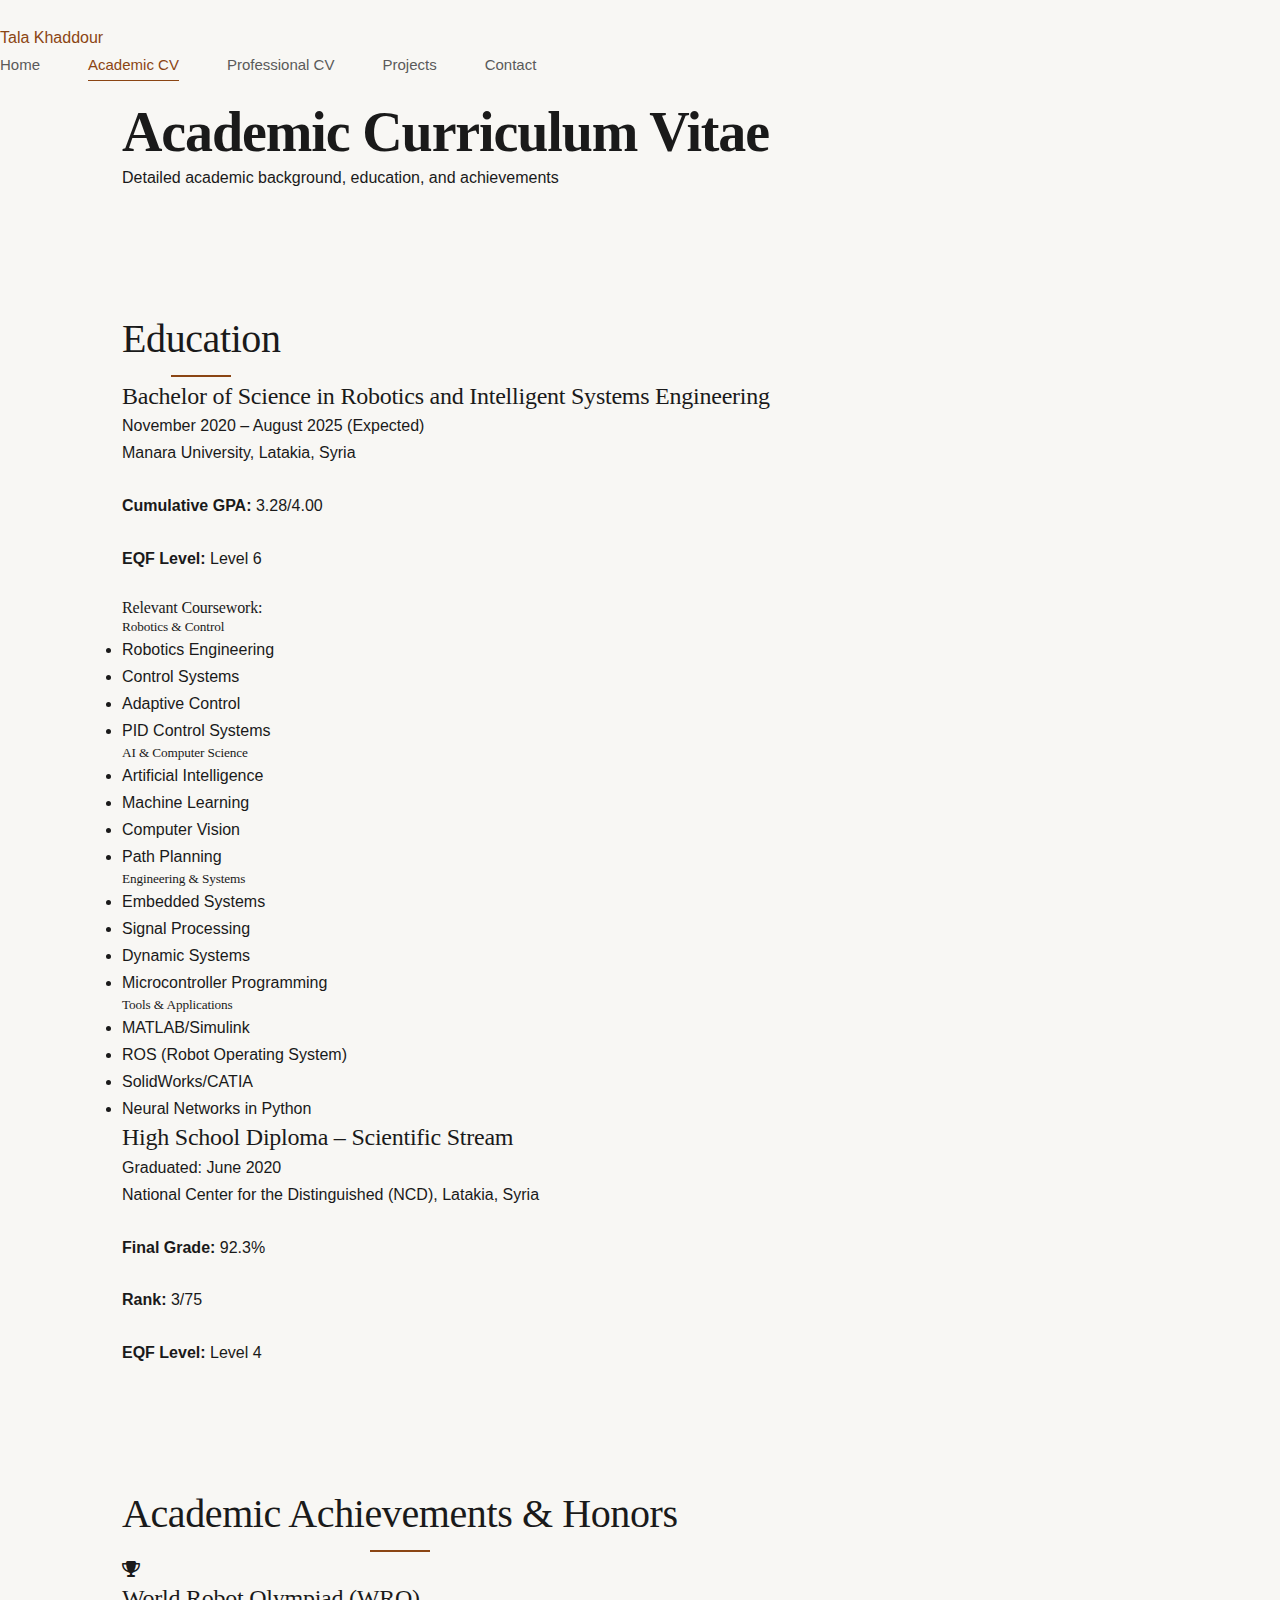
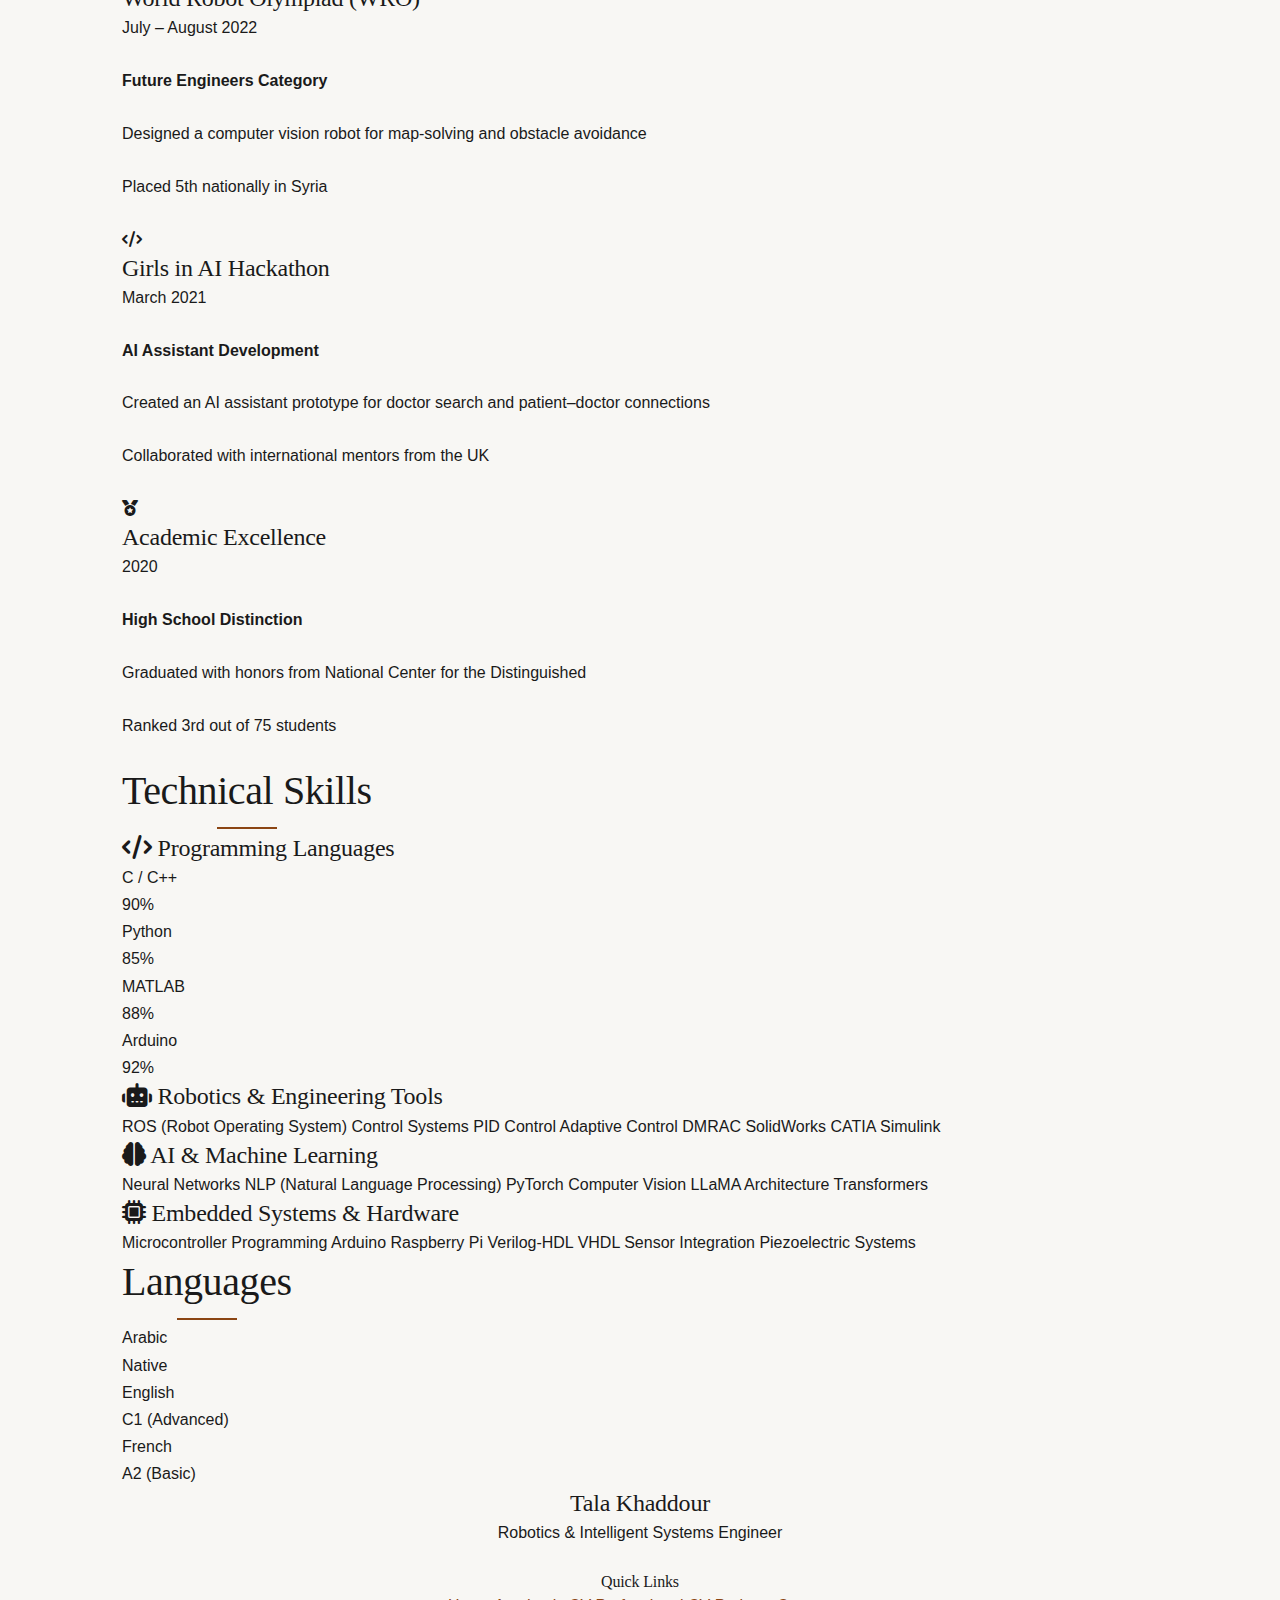
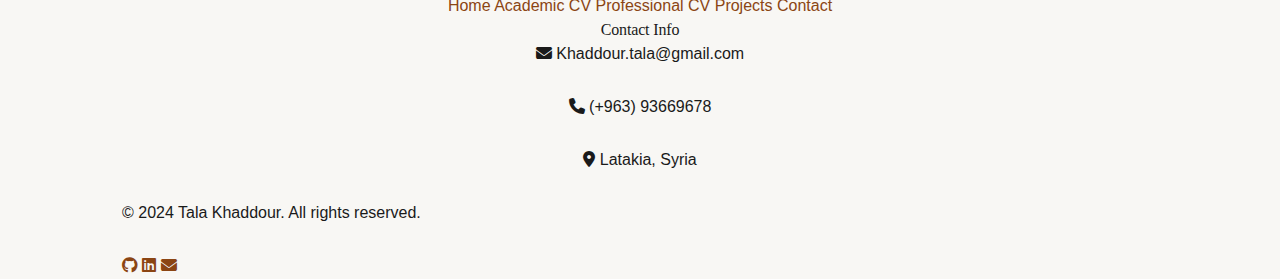
<file: academic.html>
<!DOCTYPE html>
<html lang="en">
<head>
    <meta charset="UTF-8">
    <meta name="viewport" content="width=device-width, initial-scale=1.0">
    <title>Academic CV | Tala Khaddour</title>
    <link rel="stylesheet" href="style.css">
    <link rel="stylesheet" href="https://cdnjs.cloudflare.com/ajax/libs/font-awesome/6.4.0/css/all.min.css">
    <link href="https://fonts.googleapis.com/css2?family=Poppins:wght@300;400;500;600;700&display=swap" rel="stylesheet">
</head>
<body>
    <!-- Navigation -->
    <nav class="navbar">
        <div class="nav-container">
            <a href="index.html" class="logo">Tala Khaddour</a>
            <ul class="nav-menu">
                <li><a href="index.html" class="nav-link">Home</a></li>
                <li><a href="academic.html" class="nav-link active">Academic CV</a></li>
                <li><a href="professional.html" class="nav-link">Professional CV</a></li>
                <li><a href="projects.html" class="nav-link">Projects</a></li>
                <li><a href="contact.html" class="nav-link">Contact</a></li>
            </ul>
            <div class="hamburger">
                <span class="bar"></span>
                <span class="bar"></span>
                <span class="bar"></span>
            </div>
        </div>
    </nav>

    <!-- Academic Header -->
    <section class="page-header">
        <div class="container">
            <h1 class="page-title">Academic Curriculum Vitae</h1>
            <p class="page-subtitle">Detailed academic background, education, and achievements</p>
        </div>
    </section>

    <!-- Education -->
    <section class="education-section">
        <div class="container">
            <h2 class="section-title">Education</h2>
            
            <div class="education-item">
                <div class="education-header">
                    <h3>Bachelor of Science in Robotics and Intelligent Systems Engineering</h3>
                    <span class="education-date">November 2020 – August 2025 (Expected)</span>
                </div>
                <p class="education-institution">Manara University, Latakia, Syria</p>
                <div class="education-details">
                    <p><strong>Cumulative GPA:</strong> 3.28/4.00</p>
                    <p><strong>EQF Level:</strong> Level 6</p>
                </div>
                
                <div class="coursework">
                    <h4>Relevant Coursework:</h4>
                    <div class="coursework-grid">
                        <div class="course-category">
                            <h5>Robotics & Control</h5>
                            <ul>
                                <li>Robotics Engineering</li>
                                <li>Control Systems</li>
                                <li>Adaptive Control</li>
                                <li>PID Control Systems</li>
                            </ul>
                        </div>
                        <div class="course-category">
                            <h5>AI & Computer Science</h5>
                            <ul>
                                <li>Artificial Intelligence</li>
                                <li>Machine Learning</li>
                                <li>Computer Vision</li>
                                <li>Path Planning</li>
                            </ul>
                        </div>
                        <div class="course-category">
                            <h5>Engineering & Systems</h5>
                            <ul>
                                <li>Embedded Systems</li>
                                <li>Signal Processing</li>
                                <li>Dynamic Systems</li>
                                <li>Microcontroller Programming</li>
                            </ul>
                        </div>
                        <div class="course-category">
                            <h5>Tools & Applications</h5>
                            <ul>
                                <li>MATLAB/Simulink</li>
                                <li>ROS (Robot Operating System)</li>
                                <li>SolidWorks/CATIA</li>
                                <li>Neural Networks in Python</li>
                            </ul>
                        </div>
                    </div>
                </div>
            </div>

            <div class="education-item">
                <div class="education-header">
                    <h3>High School Diploma – Scientific Stream</h3>
                    <span class="education-date">Graduated: June 2020</span>
                </div>
                <p class="education-institution">National Center for the Distinguished (NCD), Latakia, Syria</p>
                <div class="education-details">
                    <p><strong>Final Grade:</strong> 92.3%</p>
                    <p><strong>Rank:</strong> 3/75</p>
                    <p><strong>EQF Level:</strong> Level 4</p>
                </div>
            </div>
        </div>
    </section>

    <!-- Academic Achievements -->
    <section class="achievements-section">
        <div class="container">
            <h2 class="section-title">Academic Achievements & Honors</h2>
            
            <div class="achievements-grid">
                <div class="achievement-card">
                    <div class="achievement-icon">
                        <i class="fas fa-trophy"></i>
                    </div>
                    <h3>World Robot Olympiad (WRO)</h3>
                    <p class="achievement-date">July – August 2022</p>
                    <p><strong>Future Engineers Category</strong></p>
                    <p>Designed a computer vision robot for map-solving and obstacle avoidance</p>
                    <p class="achievement-result">Placed 5th nationally in Syria</p>
                </div>

                <div class="achievement-card">
                    <div class="achievement-icon">
                        <i class="fas fa-code"></i>
                    </div>
                    <h3>Girls in AI Hackathon</h3>
                    <p class="achievement-date">March 2021</p>
                    <p><strong>AI Assistant Development</strong></p>
                    <p>Created an AI assistant prototype for doctor search and patient–doctor connections</p>
                    <p class="achievement-result">Collaborated with international mentors from the UK</p>
                </div>

                <div class="achievement-card">
                    <div class="achievement-icon">
                        <i class="fas fa-medal"></i>
                    </div>
                    <h3>Academic Excellence</h3>
                    <p class="achievement-date">2020</p>
                    <p><strong>High School Distinction</strong></p>
                    <p>Graduated with honors from National Center for the Distinguished</p>
                    <p class="achievement-result">Ranked 3rd out of 75 students</p>
                </div>
            </div>
        </div>
    </section>

    <!-- Technical Skills -->
    <section class="skills-section">
        <div class="container">
            <h2 class="section-title">Technical Skills</h2>
            
            <div class="skills-detailed">
                <div class="skill-category">
                    <h3><i class="fas fa-code"></i> Programming Languages</h3>
                    <div class="skill-levels">
                        <div class="skill-item">
                            <span class="skill-name">C / C++</span>
                            <div class="skill-bar">
                                <div class="skill-progress" style="width: 90%"></div>
                            </div>
                            <span class="skill-percent">90%</span>
                        </div>
                        <div class="skill-item">
                            <span class="skill-name">Python</span>
                            <div class="skill-bar">
                                <div class="skill-progress" style="width: 85%"></div>
                            </div>
                            <span class="skill-percent">85%</span>
                        </div>
                        <div class="skill-item">
                            <span class="skill-name">MATLAB</span>
                            <div class="skill-bar">
                                <div class="skill-progress" style="width: 88%"></div>
                            </div>
                            <span class="skill-percent">88%</span>
                        </div>
                        <div class="skill-item">
                            <span class="skill-name">Arduino</span>
                            <div class="skill-bar">
                                <div class="skill-progress" style="width: 92%"></div>
                            </div>
                            <span class="skill-percent">92%</span>
                        </div>
                    </div>
                </div>

                <div class="skill-category">
                    <h3><i class="fas fa-robot"></i> Robotics & Engineering Tools</h3>
                    <div class="skill-tags">
                        <span class="skill-tag expert">ROS (Robot Operating System)</span>
                        <span class="skill-tag expert">Control Systems</span>
                        <span class="skill-tag advanced">PID Control</span>
                        <span class="skill-tag advanced">Adaptive Control</span>
                        <span class="skill-tag expert">DMRAC</span>
                        <span class="skill-tag advanced">SolidWorks</span>
                        <span class="skill-tag intermediate">CATIA</span>
                        <span class="skill-tag expert">Simulink</span>
                    </div>
                </div>

                <div class="skill-category">
                    <h3><i class="fas fa-brain"></i> AI & Machine Learning</h3>
                    <div class="skill-tags">
                        <span class="skill-tag advanced">Neural Networks</span>
                        <span class="skill-tag advanced">NLP (Natural Language Processing)</span>
                        <span class="skill-tag intermediate">PyTorch</span>
                        <span class="skill-tag intermediate">Computer Vision</span>
                        <span class="skill-tag advanced">LLaMA Architecture</span>
                        <span class="skill-tag intermediate">Transformers</span>
                    </div>
                </div>

                <div class="skill-category">
                    <h3><i class="fas fa-microchip"></i> Embedded Systems & Hardware</h3>
                    <div class="skill-tags">
                        <span class="skill-tag expert">Microcontroller Programming</span>
                        <span class="skill-tag advanced">Arduino</span>
                        <span class="skill-tag intermediate">Raspberry Pi</span>
                        <span class="skill-tag intermediate">Verilog-HDL</span>
                        <span class="skill-tag intermediate">VHDL</span>
                        <span class="skill-tag advanced">Sensor Integration</span>
                        <span class="skill-tag advanced">Piezoelectric Systems</span>
                    </div>
                </div>
            </div>
        </div>
    </section>

    <!-- Languages -->
    <section class="languages-section">
        <div class="container">
            <h2 class="section-title">Languages</h2>
            <div class="languages-grid">
                <div class="language-item">
                    <span class="language-name">Arabic</span>
                    <div class="language-level">
                        <span class="level-dot active"></span>
                        <span class="level-dot active"></span>
                        <span class="level-dot active"></span>
                        <span class="level-dot active"></span>
                        <span class="level-dot active"></span>
                    </div>
                    <span class="language-proficiency">Native</span>
                </div>
                <div class="language-item">
                    <span class="language-name">English</span>
                    <div class="language-level">
                        <span class="level-dot active"></span>
                        <span class="level-dot active"></span>
                        <span class="level-dot active"></span>
                        <span class="level-dot active"></span>
                        <span class="level-dot"></span>
                    </div>
                    <span class="language-proficiency">C1 (Advanced)</span>
                </div>
                <div class="language-item">
                    <span class="language-name">French</span>
                    <div class="language-level">
                        <span class="level-dot active"></span>
                        <span class="level-dot active"></span>
                        <span class="level-dot"></span>
                        <span class="level-dot"></span>
                        <span class="level-dot"></span>
                    </div>
                    <span class="language-proficiency">A2 (Basic)</span>
                </div>
            </div>
        </div>
    </section>

    <!-- Footer -->
    <footer class="footer">
        <div class="container">
            <div class="footer-content">
                <div class="footer-brand">
                    <h3>Tala Khaddour</h3>
                    <p>Robotics & Intelligent Systems Engineer</p>
                </div>
                <div class="footer-links">
                    <h4>Quick Links</h4>
                    <a href="index.html">Home</a>
                    <a href="academic.html">Academic CV</a>
                    <a href="professional.html">Professional CV</a>
                    <a href="projects.html">Projects</a>
                    <a href="contact.html">Contact</a>
                </div>
                <div class="footer-contact">
                    <h4>Contact Info</h4>
                    <p><i class="fas fa-envelope"></i> Khaddour.tala@gmail.com</p>
                    <p><i class="fas fa-phone"></i> (+963) 93669678</p>
                    <p><i class="fas fa-map-marker-alt"></i> Latakia, Syria</p>
                </div>
            </div>
            <div class="footer-bottom">
                <p>&copy; 2024 Tala Khaddour. All rights reserved.</p>
                <div class="social-icons">
                    <a href="https://github.com/KHADDOUR-TALA" target="_blank"><i class="fab fa-github"></i></a>
                    <a href="https://linkedin.com/in/tala-khaddour" target="_blank"><i class="fab fa-linkedin"></i></a>
                    <a href="mailto:Khaddour.tala@gmail.com"><i class="fas fa-envelope"></i></a>
                </div>
            </div>
        </div>
    </footer>

    <script src="script.js"></script>
</body>
</html>
</file>
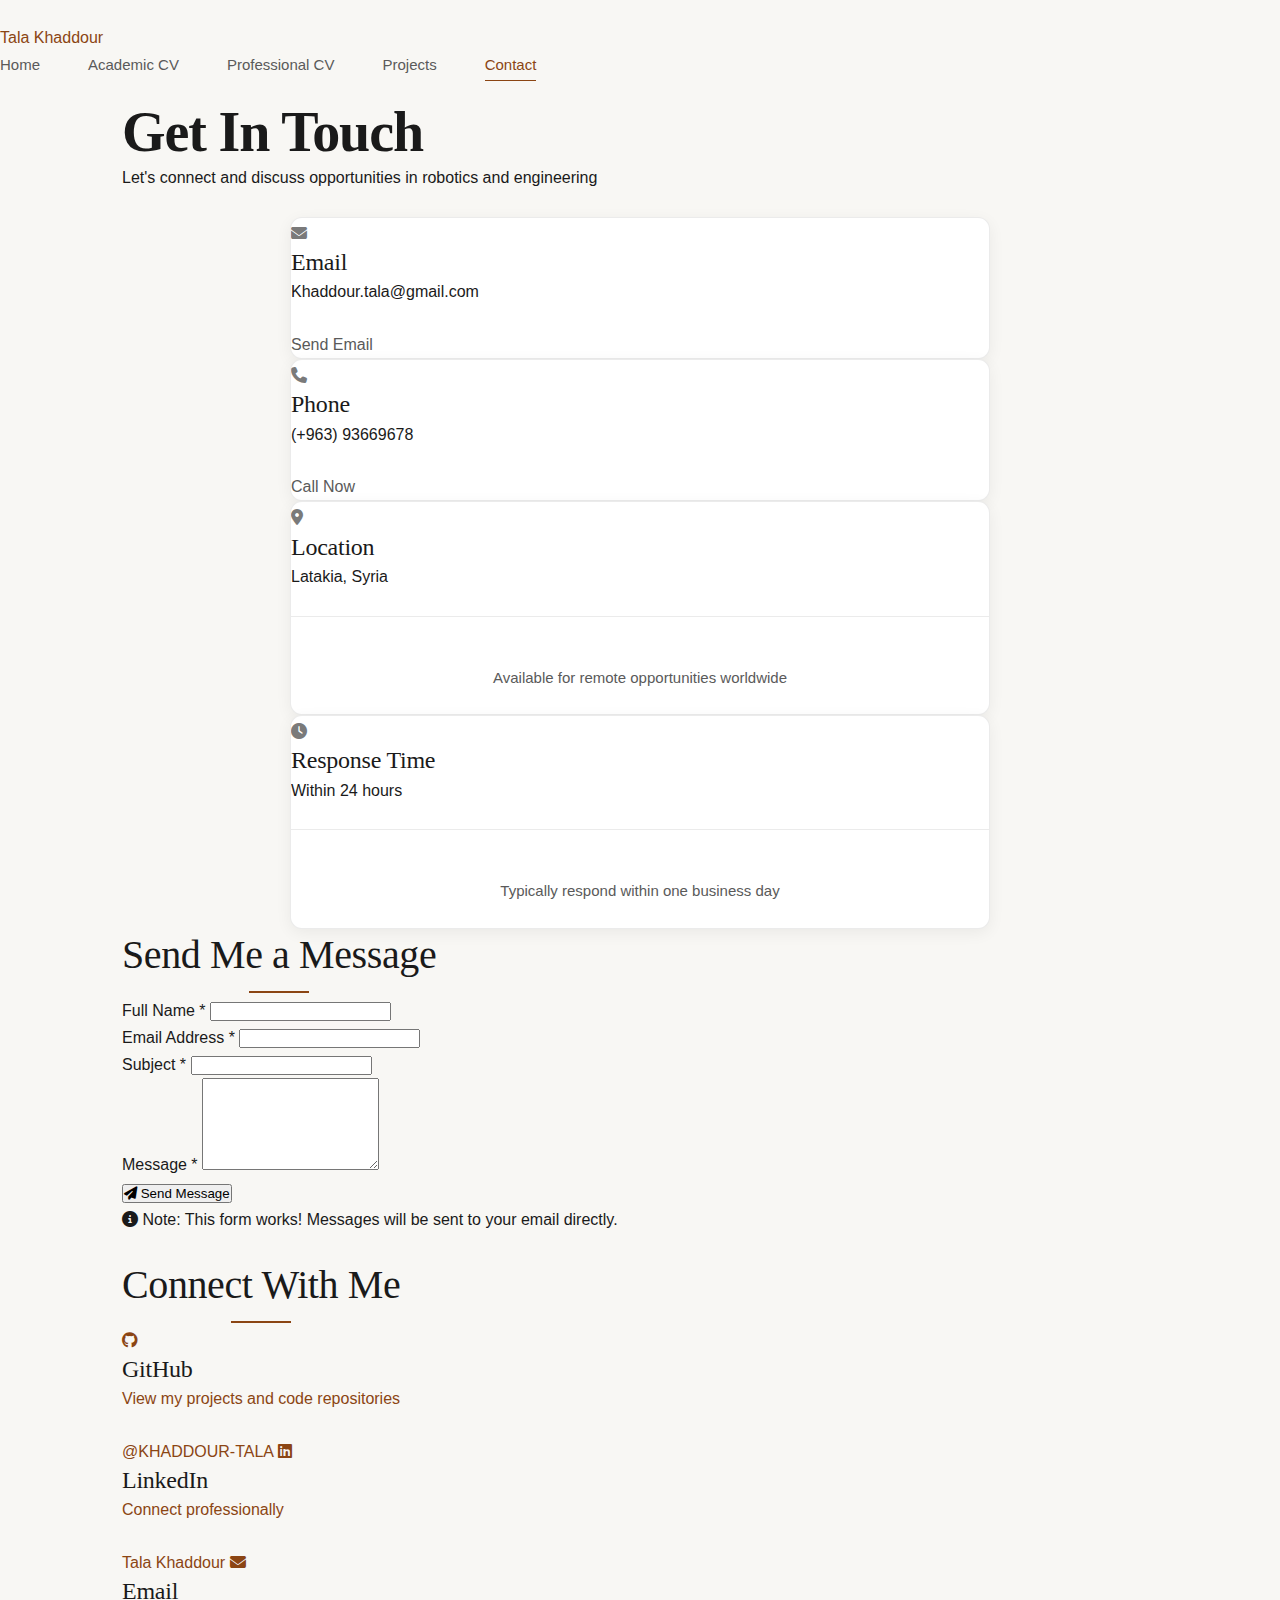
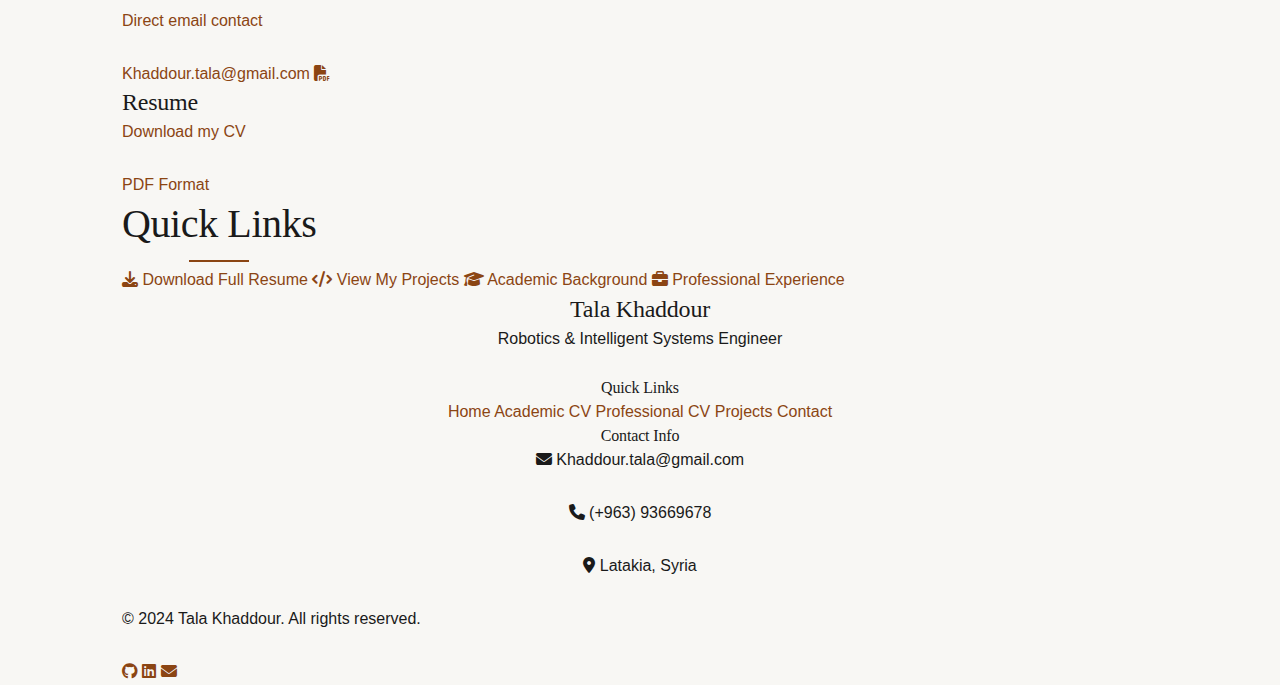
<file: contact.html>
<!DOCTYPE html>
<html lang="en">
<head>
    <meta charset="UTF-8">
    <meta name="viewport" content="width=device-width, initial-scale=1.0">
    <title>Contact | Tala Khaddour</title>
    <link rel="stylesheet" href="style.css">
    <link rel="stylesheet" href="https://cdnjs.cloudflare.com/ajax/libs/font-awesome/6.4.0/css/all.min.css">
    <link href="https://fonts.googleapis.com/css2?family=Poppins:wght@300;400;500;600;700&display=swap" rel="stylesheet">
</head>
<body>
    <!-- Navigation -->
    <nav class="navbar">
        <div class="nav-container">
            <a href="index.html" class="logo">Tala Khaddour</a>
            <ul class="nav-menu">
                <li><a href="index.html" class="nav-link">Home</a></li>
                <li><a href="academic.html" class="nav-link">Academic CV</a></li>
                <li><a href="professional.html" class="nav-link">Professional CV</a></li>
                <li><a href="projects.html" class="nav-link">Projects</a></li>
                <li><a href="contact.html" class="nav-link active">Contact</a></li>
            </ul>
            <div class="hamburger">
                <span class="bar"></span>
                <span class="bar"></span>
                <span class="bar"></span>
            </div>
        </div>
    </nav>

    <!-- Contact Header -->
    <section class="page-header">
        <div class="container">
            <h1 class="page-title">Get In Touch</h1>
            <p class="page-subtitle">Let's connect and discuss opportunities in robotics and engineering</p>
        </div>
    </section>

    <!-- Contact Info -->
    <section class="contact-info-section">
        <div class="container">
            <div class="contact-grid">
                <div class="contact-card">
                    <div class="contact-icon">
                        <i class="fas fa-envelope"></i>
                    </div>
                    <h3>Email</h3>
                    <p>Khaddour.tala@gmail.com</p>
                    <a href="mailto:Khaddour.tala@gmail.com" class="contact-link">Send Email</a>
                </div>
                
                <div class="contact-card">
                    <div class="contact-icon">
                        <i class="fas fa-phone"></i>
                    </div>
                    <h3>Phone</h3>
                    <p>(+963) 93669678</p>
                    <a href="tel:+96393669678" class="contact-link">Call Now</a>
                </div>
                
                <div class="contact-card">
                    <div class="contact-icon">
                        <i class="fas fa-map-marker-alt"></i>
                    </div>
                    <h3>Location</h3>
                    <p>Latakia, Syria</p>
                    <p class="contact-note">Available for remote opportunities worldwide</p>
                </div>
                
                <div class="contact-card">
                    <div class="contact-icon">
                        <i class="fas fa-clock"></i>
                    </div>
                    <h3>Response Time</h3>
                    <p>Within 24 hours</p>
                    <p class="contact-note">Typically respond within one business day</p>
                </div>
            </div>
        </div>
    </section>

    <!-- Contact Form -->
    <section class="contact-form-section">
        <div class="container">
            <div class="form-container">
                <h2 class="section-title">Send Me a Message</h2>
                <form id="contactForm" class="contact-form">
                    <div class="form-group">
                        <label for="name">Full Name *</label>
                        <input type="text" id="name" name="name" required>
                    </div>
                    
                    <div class="form-group">
                        <label for="email">Email Address *</label>
                        <input type="email" id="email" name="email" required>
                    </div>
                    
                    <div class="form-group">
                        <label for="subject">Subject *</label>
                        <input type="text" id="subject" name="subject" required>
                    </div>
                    
                    <div class="form-group">
                        <label for="message">Message *</label>
                        <textarea id="message" name="message" rows="6" required></textarea>
                    </div>
                    
                    <button type="submit" class="btn btn-submit">
                        <i class="fas fa-paper-plane"></i> Send Message
                    </button>
                </form>
                
                <div class="form-note">
                    <p><i class="fas fa-info-circle"></i> Note: This form works! Messages will be sent to your email directly.</p>
                </div>
            </div>
        </div>
    </section>

    <!-- Social Links -->
    <section class="social-section">
        <div class="container">
            <h2 class="section-title">Connect With Me</h2>
            <div class="social-grid">
                <a href="https://github.com/KHADDOUR-TALA" class="social-card github" target="_blank">
                    <i class="fab fa-github"></i>
                    <h3>GitHub</h3>
                    <p>View my projects and code repositories</p>
                    <span class="social-handle">@KHADDOUR-TALA</span>
                </a>
                
                <a href="https://linkedin.com/in/tala-khaddour" class="social-card linkedin" target="_blank">
                    <i class="fab fa-linkedin"></i>
                    <h3>LinkedIn</h3>
                    <p>Connect professionally</p>
                    <span class="social-handle">Tala Khaddour</span>
                </a>
                
                <a href="mailto:Khaddour.tala@gmail.com" class="social-card email">
                    <i class="fas fa-envelope"></i>
                    <h3>Email</h3>
                    <p>Direct email contact</p>
                    <span class="social-handle">Khaddour.tala@gmail.com</span>
                </a>
                
                <a href="resume.pdf" class="social-card resume" download>
                    <i class="fas fa-file-pdf"></i>
                    <h3>Resume</h3>
                    <p>Download my CV</p>
                    <span class="social-handle">PDF Format</span>
                </a>
            </div>
        </div>
    </section>

    <!-- Quick Links -->
    <section class="quick-links-section">
        <div class="container">
            <h2 class="section-title">Quick Links</h2>
            <div class="quick-links">
                <a href="resume.pdf" class="quick-link" download>
                    <i class="fas fa-download"></i>
                    <span>Download Full Resume</span>
                </a>
                <a href="projects.html" class="quick-link">
                    <i class="fas fa-code"></i>
                    <span>View My Projects</span>
                </a>
                <a href="academic.html" class="quick-link">
                    <i class="fas fa-graduation-cap"></i>
                    <span>Academic Background</span>
                </a>
                <a href="professional.html" class="quick-link">
                    <i class="fas fa-briefcase"></i>
                    <span>Professional Experience</span>
                </a>
            </div>
        </div>
    </section>

    <!-- Footer -->
    <footer class="footer">
        <div class="container">
            <div class="footer-content">
                <div class="footer-brand">
                    <h3>Tala Khaddour</h3>
                    <p>Robotics & Intelligent Systems Engineer</p>
                </div>
                <div class="footer-links">
                    <h4>Quick Links</h4>
                    <a href="index.html">Home</a>
                    <a href="academic.html">Academic CV</a>
                    <a href="professional.html">Professional CV</a>
                    <a href="projects.html">Projects</a>
                    <a href="contact.html">Contact</a>
                </div>
                <div class="footer-contact">
                    <h4>Contact Info</h4>
                    <p><i class="fas fa-envelope"></i> Khaddour.tala@gmail.com</p>
                    <p><i class="fas fa-phone"></i> (+963) 93669678</p>
                    <p><i class="fas fa-map-marker-alt"></i> Latakia, Syria</p>
                </div>
            </div>
            <div class="footer-bottom">
                <p>&copy; 2024 Tala Khaddour. All rights reserved.</p>
                <div class="social-icons">
                    <a href="https://github.com/KHADDOUR-TALA" target="_blank"><i class="fab fa-github"></i></a>
                    <a href="https://linkedin.com/in/tala-khaddour" target="_blank"><i class="fab fa-linkedin"></i></a>
                    <a href="mailto:Khaddour.tala@gmail.com"><i class="fas fa-envelope"></i></a>
                </div>
            </div>
        </div>
    </footer>

    <script src="script.js"></script>
</body>
</html>
</file>
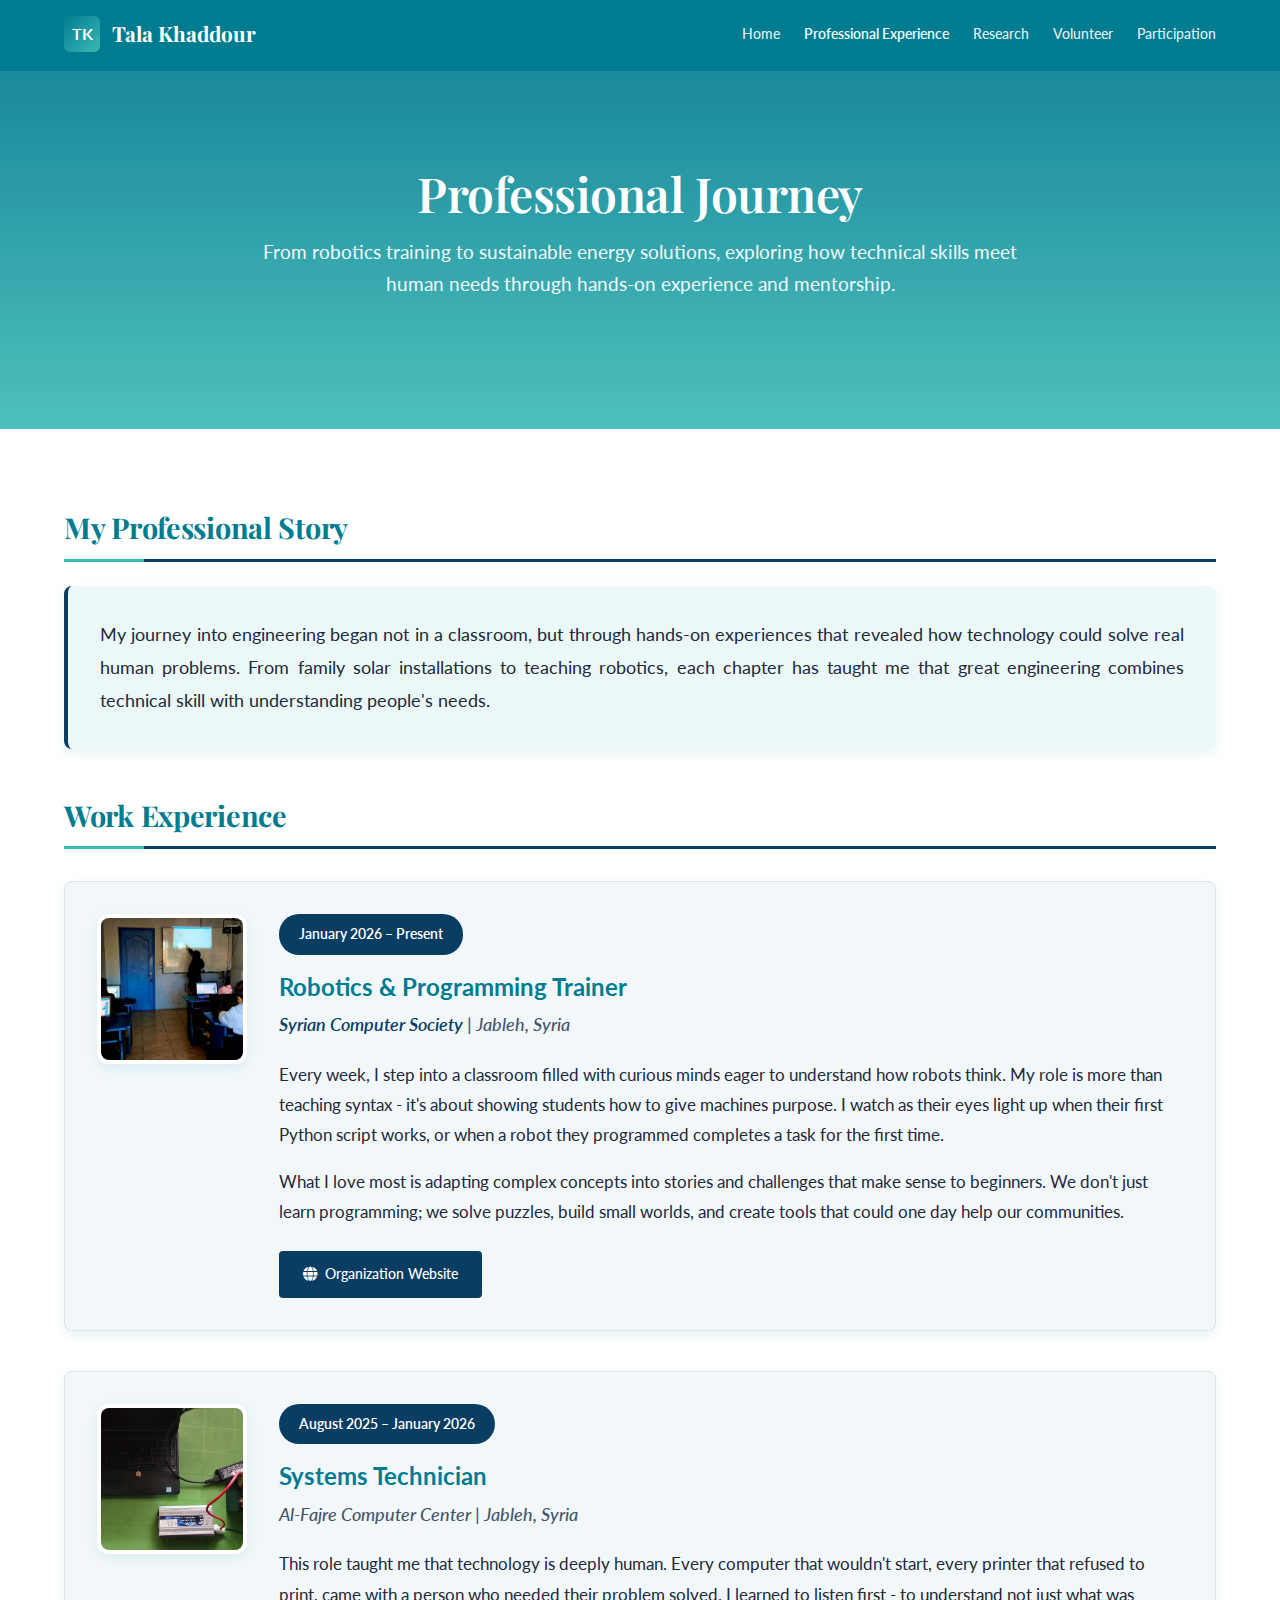
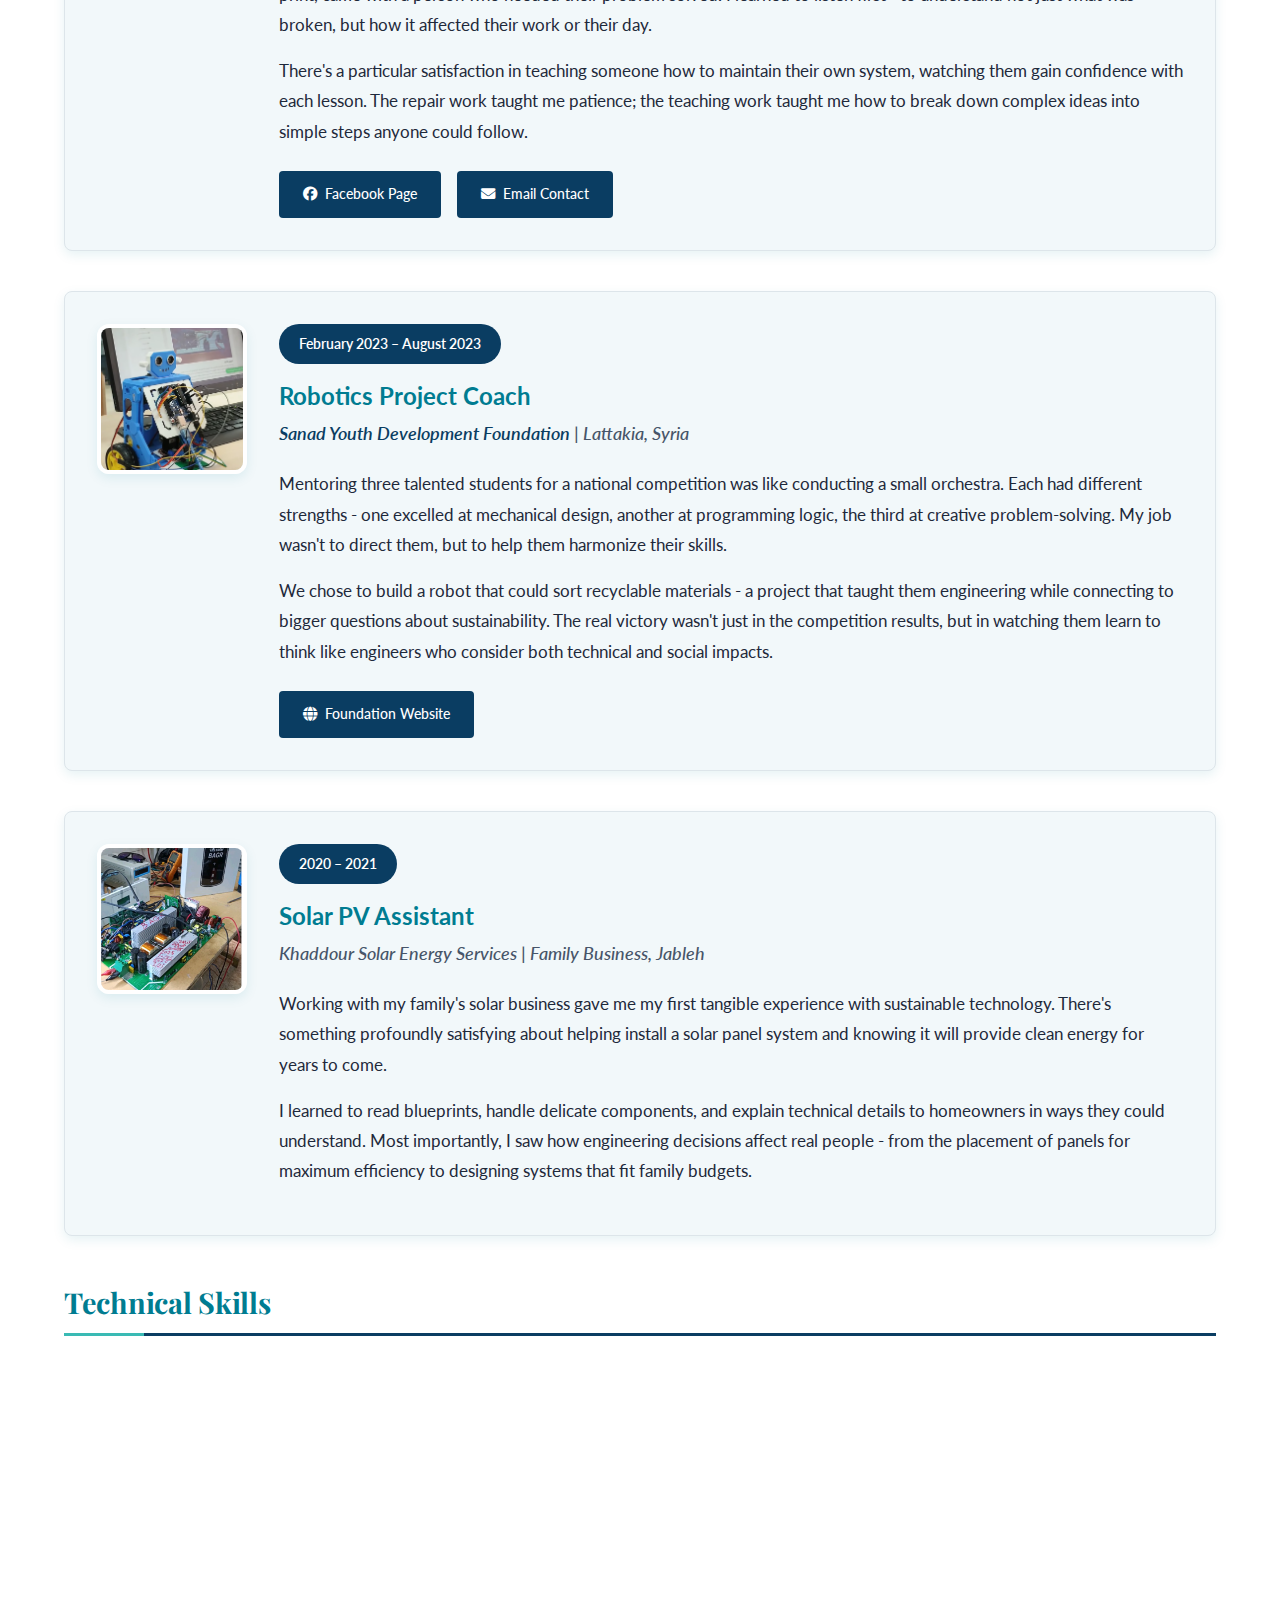
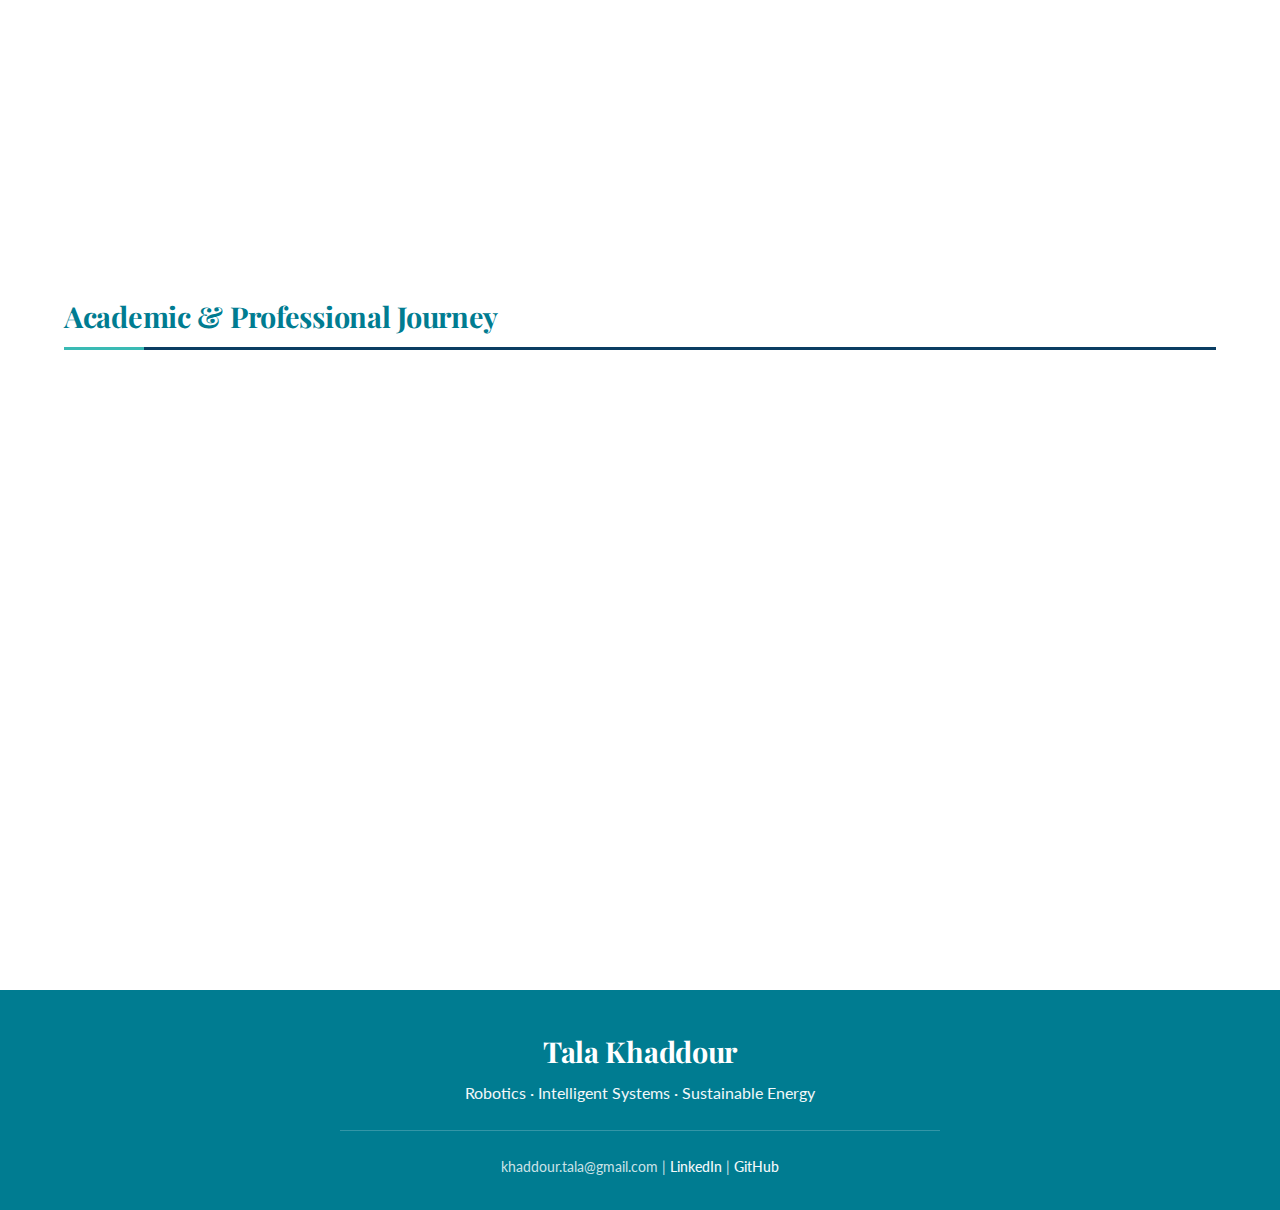
<file: professional experience.html>
<!DOCTYPE html>
<html lang="en">
<head>
    <meta charset="UTF-8">
    <meta name="viewport" content="width=device-width, initial-scale=1.0">
    <title>Tala Khaddour | Professional Experience</title>
    <meta name="description" content="Professional experience and work background of Tala Khaddour.">
    <!-- Font Awesome & Google Fonts -->
    <link rel="stylesheet" href="https://cdnjs.cloudflare.com/ajax/libs/font-awesome/6.4.0/css/all.min.css">
    <link href="https://fonts.googleapis.com/css2?family=Lato:wght@300;400;700&family=Playfair+Display:wght@400;600&display=swap" rel="stylesheet">
    <style>
        /* ========= UNIFIED PROFESSIONAL COLOR SCHEME ========= */
        :root {
            /* Elegant Teal-Blue Palette */
            --color-primary: #007C91; /* Deep Teal Blue */
            --color-secondary: #0A3D62; /* Dark Navy */
            --color-accent: #3ABAB4; /* Light Teal */
            --color-light: #F2F8FA; /* Soft Light Blue */
            --color-blue: #007C91; /* Teal Blue for Highlights */
           
            /* Neutral Colors */
            --color-bg: #FFFFFF;
            --color-paper: #F2F8FA;
            --color-text: #1E293B;
            --color-text-light: #475569;
            --color-border: #DDE5EA;
            --color-white: #FFFFFF;
            --color-shadow: rgba(0, 124, 145, 0.1);
           
            /* Typography */
            --font-sans: 'Lato', -apple-system, BlinkMacSystemFont, 'Segoe UI', sans-serif;
            --font-serif: 'Playfair Display', Georgia, 'Times New Roman', serif;
            --max-width: 1200px;
            --border-radius: 8px;
            --transition: all 0.3s ease;
        }
        /* ========= GENERAL STYLES ========= */
        * {
            margin: 0;
            padding: 0;
            box-sizing: border-box;
        }
        html {
            scroll-behavior: smooth;
        }
        body {
            font-family: var(--font-sans);
            color: var(--color-text);
            background-color: var(--color-bg);
            line-height: 1.7;
            -webkit-font-smoothing: antialiased;
            display: flex;
            flex-direction: column;
            min-height: 100vh;
        }
        h1, h2, h3, h4, h5, h6 {
            font-family: var(--font-serif);
            color: var(--color-text);
            font-weight: 600;
            line-height: 1.3;
            letter-spacing: -0.01em;
        }
        p {
            margin-bottom: 1rem;
        }
        a {
            color: var(--color-secondary);
            text-decoration: none;
            font-weight: 500;
            transition: var(--transition);
        }
        a:hover {
            color: var(--color-accent);
        }
        .container {
            max-width: var(--max-width);
            margin: 0 auto;
            padding: 0 1.5rem;
        }
        .mt-4 {
            margin-top: 2rem;
        }
        .mb-4 {
            margin-bottom: 2rem;
        }
        .text-center {
            text-align: center;
        }
        .text-justify {
            text-align: justify;
        }
        /* ========= UNIFIED HEADER ========= */
        .site-header {
            background: var(--color-primary);
            position: sticky;
            top: 0;
            z-index: 1000;
            border-bottom: 3px solid var(--color-blue);
        }
        .nav-inner {
            display: flex;
            justify-content: space-between;
            align-items: center;
            padding: 1rem 0;
        }
        .nav-logo {
            display: flex;
            align-items: center;
            gap: 0.75rem;
            text-decoration: none;
        }
        .nav-logo-mark {
            width: 36px;
            height: 36px;
            background: linear-gradient(135deg, var(--color-blue), var(--color-accent));
            color: var(--color-white);
            border-radius: 6px;
            display: flex;
            align-items: center;
            justify-content: center;
            font-weight: 700;
            font-size: 1rem;
        }
        .nav-logo-text {
            font-family: var(--font-serif);
            font-size: 1.3rem;
            color: var(--color-white);
            font-weight: 700;
        }
        .nav-links {
            display: flex;
            list-style: none;
            gap: 1.5rem;
            font-size: 0.9rem;
        }
        .nav-link {
            color: rgba(255, 255, 255, 0.9);
            font-weight: 500;
            padding: 0.5rem 0;
            transition: var(--transition);
        }
        .nav-link:hover {
            color: var(--color-light);
        }
        .nav-link-active {
            color: var(--color-light);
            font-weight: 600;
        }
        /* ========= HERO SECTION ========= */
        .hero-section {
            position: relative;
            padding: 6rem 0;
            background: linear-gradient(rgba(0, 124, 145, 0.9), rgba(58, 186, 180, 0.9)),
                        url('https://qcs.ae/wp-content/uploads/2023/04/1020X450.jpg');
            background-size: cover;
            background-position: center;
            color: white;
            margin-bottom: 3rem;
        }
        .hero-content {
            position: relative;
            z-index: 2;
            max-width: 800px;
            margin: 0 auto;
            text-align: center;
        }
        .hero-title {
            font-size: 3rem;
            color: var(--color-white);
            margin-bottom: 1rem;
            line-height: 1.1;
        }
        .hero-subtitle {
            font-size: 1.2rem;
            color: var(--color-light);
            margin-bottom: 2rem;
        }
        /* ========= MAIN CONTENT LAYOUT ========= */
        .row {
            display: flex;
            flex-wrap: wrap;
            margin: 0 -1rem;
            padding: 0 0 1rem;
        }
        .col-sm-12 {
            flex: 0 0 100%;
            max-width: 100%;
            padding: 0 1rem;
        }
        /* ========= WORK EXPERIENCE STYLES ========= */
        .work-experience {
            margin-top: 2rem;
        }
        .work-item {
            display: flex;
            align-items: flex-start;
            margin-bottom: 2.5rem;
            padding: 2rem;
            background: var(--color-paper);
            border-radius: var(--border-radius);
            border-left: 5px solid var(--color-secondary);
            transition: var(--transition);
            box-shadow: 0 4px 12px var(--color-shadow);
            border: 1px solid var(--color-border);
        }
        .work-item:hover {
            transform: translateY(-5px);
            box-shadow: 0 8px 25px rgba(0, 124, 145, 0.15);
            border-left-color: var(--color-accent);
        }
        .work-img {
            width: 150px;
            height: 150px;
            border-radius: 12px;
            object-fit: cover;
            margin-right: 2rem;
            border: 4px solid var(--color-white);
            box-shadow: 0 4px 12px var(--color-shadow);
            transition: var(--transition);
        }
        .work-item:hover .work-img {
            transform: scale(1.05);
            border-color: var(--color-light);
        }
        .work-content {
            flex: 1;
        }
        .work-period {
            display: inline-block;
            background: var(--color-secondary);
            color: var(--color-white);
            padding: 0.5rem 1.25rem;
            border-radius: 20px;
            font-size: 0.9rem;
            font-weight: 600;
            margin-bottom: 1rem;
        }
        .work-title {
            font-weight: 700;
            color: var(--color-primary);
            margin-bottom: 0.5rem;
            font-size: 1.5rem;
            line-height: 1.3;
        }
        .work-company {
            color: var(--color-text-light);
            margin-bottom: 1.25rem;
            font-size: 1.1rem;
            font-style: italic;
            font-weight: 500;
        }
        .work-company a {
            color: var(--color-secondary);
            font-weight: 600;
        }
        .work-company a:hover {
            color: var(--color-accent);
        }
        .work-description {
            color: var(--color-text);
            margin-top: 0.5rem;
            font-size: 1.05rem;
            line-height: 1.8;
        }
        .work-description p {
            margin-bottom: 1rem;
        }
        .work-links {
            margin-top: 1.5rem;
            display: flex;
            gap: 1rem;
            flex-wrap: wrap;
        }
        .work-link {
            display: inline-flex;
            align-items: center;
            gap: 0.5rem;
            padding: 0.7rem 1.5rem;
            background: var(--color-secondary);
            border-radius: 4px;
            font-size: 0.9rem;
            color: var(--color-white);
            text-decoration: none;
            transition: var(--transition);
            font-weight: 500;
            border: none;
        }
        .work-link:hover {
            background: var(--color-accent);
            color: var(--color-white);
            text-decoration: none;
            transform: translateY(-2px);
        }
        /* ========= COMPACT SKILLS SECTION ========= */
        .skills-section {
            margin: 3rem 0 2rem;
        }
        .skills-grid {
            display: grid;
            grid-template-columns: repeat(auto-fit, minmax(300px, 1fr));
            gap: 1.5rem;
            margin-top: 1.5rem;
        }
        .skill-item-compact {
            background: var(--color-paper);
            border-radius: var(--border-radius);
            padding: 1.5rem;
            border: 1px solid var(--color-border);
            transition: var(--transition);
            box-shadow: 0 4px 12px var(--color-shadow);
        }
        .skill-item-compact:hover {
            border-color: var(--color-secondary);
            transform: translateY(-5px);
            box-shadow: 0 8px 25px rgba(0, 124, 145, 0.15);
        }
        .skill-category-title-compact {
            font-size: 1.2rem;
            color: var(--color-primary);
            margin-bottom: 1.25rem;
            font-weight: 600;
            display: flex;
            align-items: center;
            gap: 0.75rem;
        }
        .skill-category-title-compact i {
            font-size: 1.2rem;
            color: var(--color-secondary);
        }
        .skill-tags {
            display: flex;
            flex-wrap: wrap;
            gap: 0.5rem;
        }
        .skill-tag {
            background: rgba(10, 61, 98, 0.1);
            color: var(--color-secondary);
            padding: 0.5rem 1rem;
            border-radius: 20px;
            font-size: 0.9rem;
            font-weight: 500;
            transition: var(--transition);
            border: 1px solid rgba(10, 61, 98, 0.2);
        }
        .skill-tag:hover {
            background: var(--color-secondary);
            color: white;
            transform: translateY(-2px);
        }
        /* ========= JOURNEY CARDS SECTION ========= */
        .journey-section {
            margin: 3rem 0 2rem;
        }
        .journey-cards {
            display: grid;
            grid-template-columns: repeat(auto-fit, minmax(250px, 1fr));
            gap: 1.5rem;
            margin-top: 1.5rem;
        }
        .journey-card {
            position: relative;
            border-radius: var(--border-radius);
            overflow: hidden;
            height: 260px;
            transition: var(--transition);
            cursor: pointer;
            border: 1px solid var(--color-border);
        }
        .journey-card:hover {
            transform: translateY(-5px);
            box-shadow: 0 8px 25px rgba(0, 124, 145, 0.15);
            border-color: var(--color-secondary);
        }
        .journey-img {
            width: 100%;
            height: 100%;
            object-fit: cover;
            transition: var(--transition);
        }
        .journey-card:hover .journey-img {
            transform: scale(1.1);
        }
        .journey-card-overlay {
            position: absolute;
            bottom: 0;
            left: 0;
            right: 0;
            background: linear-gradient(to top, rgba(0, 124, 145, 0.85), transparent);
            padding: 2rem 1.5rem 1.5rem;
            color: white;
        }
        .journey-card-title {
            font-size: 1.3rem;
            font-weight: 600;
            margin: 0;
        }
        /* ========= CONTENT AREA ========= */
        .font-weight-bold {
            font-weight: 700;
        }
        .content-area h4 {
            font-size: 1.8rem;
            margin-top: 3rem;
            margin-bottom: 1.5rem;
            padding-bottom: 0.75rem;
            border-bottom: 3px solid var(--color-secondary);
            color: var(--color-primary);
            position: relative;
        }
        .content-area h4:first-of-type {
            margin-top: 0;
        }
        .content-area h4::after {
            content: '';
            position: absolute;
            bottom: -3px;
            left: 0;
            width: 80px;
            height: 3px;
            background: var(--color-accent);
        }
        .intro-paragraph {
            font-size: 1.15rem;
            line-height: 1.8;
            color: var(--color-text);
            padding: 2rem;
            background: rgba(58, 186, 180, 0.1);
            border-radius: var(--border-radius);
            margin-bottom: 2.5rem;
            border-left: 4px solid var(--color-secondary);
            box-shadow: 0 4px 12px var(--color-shadow);
        }
        /* ========= UNIFIED FOOTER ========= */
        .site-footer {
            background: var(--color-primary);
            color: var(--color-white);
            padding: 2.5rem 0 2rem;
            margin-top: auto;
            border-top: 3px solid var(--color-blue);
        }
        .footer-inner {
            text-align: center;
            max-width: var(--max-width);
            margin: 0 auto;
            padding: 0 1.5rem;
        }
        .footer-name {
            font-family: var(--font-serif);
            font-size: 1.8rem;
            color: var(--color-white);
            margin-bottom: 0.5rem;
            font-weight: 700;
        }
        .footer-tagline {
            color: var(--color-light);
            margin-bottom: 1.5rem;
            font-size: 1rem;
        }
        .footer-meta {
            font-size: 0.9rem;
            color: rgba(255, 255, 255, 0.8);
            max-width: 600px;
            margin: 0 auto;
            line-height: 1.6;
            border-top: 1px solid rgba(255, 255, 255, 0.2);
            padding-top: 1.5rem;
        }
        /* ========= RESPONSIVE ========= */
        @media (max-width: 992px) {
            .work-item {
                flex-direction: column;
                align-items: center;
                text-align: center;
                padding: 1.75rem;
            }
            .work-img {
                margin-right: 0;
                margin-bottom: 1.5rem;
                width: 180px;
                height: 180px;
            }
            .skills-grid,
            .journey-cards {
                grid-template-columns: repeat(2, 1fr);
                gap: 1.5rem;
            }
            .nav-links {
                gap: 1.5rem;
                font-size: 0.9rem;
            }
            .journey-card {
                height: 220px;
            }
            .content-area h4 {
                font-size: 1.6rem;
            }
        }
        @media (max-width: 768px) {
            .work-item {
                padding: 1.5rem;
            }
            .work-img {
                width: 160px;
                height: 160px;
            }
            .skills-grid,
            .journey-cards {
                grid-template-columns: 1fr;
                gap: 1.5rem;
            }
            .skill-item-compact {
                padding: 1.25rem;
            }
            .journey-card {
                height: 220px;
            }
            .content-area h4 {
                font-size: 1.4rem;
            }
            .nav-inner {
                flex-direction: column;
                gap: 1rem;
                padding: 1rem 0;
            }
            .nav-links {
                flex-wrap: wrap;
                justify-content: center;
                gap: 1rem 1.5rem;
            }
            .intro-paragraph {
                padding: 1.5rem;
            }
            .hero-title {
                font-size: 2.2rem;
            }
            .hero-subtitle {
                font-size: 1rem;
            }
        }
        @media (max-width: 480px) {
            .container {
                padding: 0 1rem;
            }
            .work-item {
                padding: 1.25rem;
            }
            .work-img {
                width: 140px;
                height: 140px;
            }
            .work-title {
                font-size: 1.3rem;
            }
            .content-area h4 {
                font-size: 1.3rem;
            }
            .row {
                padding: 0 0 1rem;
            }
            .footer-name {
                font-size: 1.6rem;
            }
        }
    </style>
</head>
<body>
    <!-- Unified Header -->
    <header class="site-header">
        <div class="container">
            <nav class="nav-inner">
                <a href="index.html" class="nav-logo">
                    <span class="nav-logo-mark">TK</span>
                    <span class="nav-logo-text">Tala Khaddour</span>
                </a>
                <ul class="nav-links">
                    <li><a href="index.html" class="nav-link">Home</a></li>
                    <li><a href="professional experience.html" class="nav-link nav-link-active">Professional Experience</a></li>
                    <li><a href="research.html" class="nav-link">Research</a></li>
                    <li><a href="volunteer.html" class="nav-link">Volunteer</a></li>
                    <li><a href="Participation.html" class="nav-link">Participation</a></li>
                </ul>
            </nav>
        </div>
    </header>

    <!-- Hero Section -->
    <section class="hero-section">
        <div class="container">
            <div class="hero-content">
                <h1 class="hero-title">Professional Journey</h1>
                <p class="hero-subtitle">
                    From robotics training to sustainable energy solutions, exploring how technical skills meet human needs through hands-on experience and mentorship.
                </p>
            </div>
        </div>
    </section>

    <!-- Main Content -->
    <div class="container mt-4">
        <div class="row">
            <div class="col-sm-12">
                <div class="content-area">
                    <h4 class="font-weight-bold">My Professional Story</h4>
                    <p class="intro-paragraph text-justify">
                        My journey into engineering began not in a classroom, but through hands-on experiences that revealed how technology could solve real human problems. From family solar installations to teaching robotics, each chapter has taught me that great engineering combines technical skill with understanding people's needs.
                    </p>

                    <h4 class="font-weight-bold">Work Experience</h4>
                    <div class="work-experience">
                        
                        <!-- Syrian Computer Society -->
                        <div class="work-item">
                            <img src="imgs/1.jpg" alt="Teaching Robotics" class="work-img">
                            <div class="work-content">
                                <div class="work-period">January 2026 – Present</div>
                                <div class="work-title">Robotics & Programming Trainer</div>
                                <div class="work-company">
                                    <a href="https://scs.org.sy/" target="_blank">Syrian Computer Society</a> | Jableh, Syria
                                </div>
                                <div class="work-description">
                                    <p>Every week, I step into a classroom filled with curious minds eager to understand how robots think. My role is more than teaching syntax - it's about showing students how to give machines purpose. I watch as their eyes light up when their first Python script works, or when a robot they programmed completes a task for the first time.</p>
                                    <p>What I love most is adapting complex concepts into stories and challenges that make sense to beginners. We don't just learn programming; we solve puzzles, build small worlds, and create tools that could one day help our communities.</p>
                                </div>
                                <div class="work-links">
                                    <a href="https://scs.org.sy/" target="_blank" class="work-link">
                                        <i class="fas fa-globe"></i> Organization Website
                                    </a>
                                </div>
                            </div>
                        </div>

                        <!-- Al-Fajre Computer Center -->
                        <div class="work-item">
                            <img src="imgs/2.jpg" alt="IT Support" class="work-img">
                            <div class="work-content">
                                <div class="work-period">August 2025 – January 2026</div>
                                <div class="work-title">Systems Technician</div>
                                <div class="work-company">
                                    Al-Fajre Computer Center | Jableh, Syria
                                </div>
                                <div class="work-description">
                                    <p>This role taught me that technology is deeply human. Every computer that wouldn't start, every printer that refused to print, came with a person who needed their problem solved. I learned to listen first - to understand not just what was broken, but how it affected their work or their day.</p>
                                    <p>There's a particular satisfaction in teaching someone how to maintain their own system, watching them gain confidence with each lesson. The repair work taught me patience; the teaching work taught me how to break down complex ideas into simple steps anyone could follow.</p>
                                </div>
                                <div class="work-links">
                                    <a href="https://www.facebook.com/alfagre/" target="_blank" class="work-link">
                                        <i class="fab fa-facebook"></i> Facebook Page
                                    </a>
                                    <a href="mailto:alfagre12@gmail.com" class="work-link">
                                        <i class="fas fa-envelope"></i> Email Contact
                                    </a>
                                </div>
                            </div>
                        </div>

                        <!-- Sanad Youth Development Foundation -->
                        <div class="work-item">
                            <img src="imgs/3.png" alt="Youth Mentoring" class="work-img">
                            <div class="work-content">
                                <div class="work-period">February 2023 – August 2023</div>
                                <div class="work-title">Robotics Project Coach</div>
                                <div class="work-company">
                                    <a href="https://sanadyouth.org/" target="_blank">Sanad Youth Development Foundation</a> | Lattakia, Syria
                                </div>
                                <div class="work-description">
                                    <p>Mentoring three talented students for a national competition was like conducting a small orchestra. Each had different strengths - one excelled at mechanical design, another at programming logic, the third at creative problem-solving. My job wasn't to direct them, but to help them harmonize their skills.</p>
                                    <p>We chose to build a robot that could sort recyclable materials - a project that taught them engineering while connecting to bigger questions about sustainability. The real victory wasn't just in the competition results, but in watching them learn to think like engineers who consider both technical and social impacts.</p>
                                </div>
                                <div class="work-links">
                                    <a href="https://sanadyouth.org/" target="_blank" class="work-link">
                                        <i class="fas fa-globe"></i> Foundation Website
                                    </a>
                                </div>
                            </div>
                        </div>

                        <!-- Khaddour Solar Energy Services -->
                        <div class="work-item">
                            <img src="imgs/4.png" alt="Solar Energy" class="work-img">
                            <div class="work-content">
                                <div class="work-period">2020 – 2021</div>
                                <div class="work-title">Solar PV Assistant</div>
                                <div class="work-company">
                                    Khaddour Solar Energy Services | Family Business, Jableh
                                </div>
                                <div class="work-description">
                                    <p>Working with my family's solar business gave me my first tangible experience with sustainable technology. There's something profoundly satisfying about helping install a solar panel system and knowing it will provide clean energy for years to come.</p>
                                    <p>I learned to read blueprints, handle delicate components, and explain technical details to homeowners in ways they could understand. Most importantly, I saw how engineering decisions affect real people - from the placement of panels for maximum efficiency to designing systems that fit family budgets.</p>
                                </div>
                            </div>
                        </div>

                    </div>

                    <h4 class="font-weight-bold">Technical Skills</h4>
                    <div class="skills-section">
                        <div class="skills-grid">
                            
                            <div class="skill-item-compact">
                                <div class="skill-category-title-compact">
                                    <i class="fas fa-cogs"></i> Control & Modeling
                                </div>
                                <div class="skill-tags">
                                    <span class="skill-tag">MPC</span>
                                    <span class="skill-tag">Adaptive Control</span>
                                    <span class="skill-tag">Sliding Mode Control</span>
                                    <span class="skill-tag">System Modeling</span>
                                    <span class="skill-tag">Fuzzy Logic</span>
                                    <span class="skill-tag">Optimization</span>
                                </div>
                            </div>

                            <div class="skill-item-compact">
                                <div class="skill-category-title-compact">
                                    <i class="fas fa-bolt"></i> Electrical & Power Systems
                                </div>
                                <div class="skill-tags">
                                    <span class="skill-tag">AC/DC Converters</span>
                                    <span class="skill-tag">Servo Motors</span>
                                    <span class="skill-tag">Stepper Motors</span>
                                    <span class="skill-tag">Solar PV Systems</span>
                                    <span class="skill-tag">Power Electronics</span>
                                    <span class="skill-tag">Circuit Design</span>
                                </div>
                            </div>

                            <div class="skill-item-compact">
                                <div class="skill-category-title-compact">
                                    <i class="fas fa-code"></i> Programming
                                </div>
                                <div class="skill-tags">
                                    <span class="skill-tag">MATLAB/Simulink</span>
                                    <span class="skill-tag">Python</span>
                                    <span class="skill-tag">C++</span>
                                    <span class="skill-tag">C</span>
                                    <span class="skill-tag">Java</span>
                                    <span class="skill-tag">VHDL/Verilog</span>
                                </div>
                            </div>

                            <div class="skill-item-compact">
                                <div class="skill-category-title-compact">
                                    <i class="fas fa-microchip"></i> Hardware & Embedded
                                </div>
                                <div class="skill-tags">
                                    <span class="skill-tag">Arduino</span>
                                    <span class="skill-tag">Raspberry Pi</span>
                                    <span class="skill-tag">PIC MCUs</span>
                                    <span class="skill-tag">Sensors</span>
                                    <span class="skill-tag">Actuators</span>
                                    <span class="skill-tag">Mechatronics</span>
                                </div>
                            </div>

                        </div>
                    </div>

                    <h4 class="font-weight-bold">Academic & Professional Journey</h4>
                    <div class="journey-section">
                        <div class="journey-cards">
                            
                            <div class="journey-card" data-title="University Studies">
                                <img src="imgs/5.jpg" alt="University Studies" class="journey-img">
                                <div class="journey-card-overlay">
                                    <div class="journey-card-title">University Studies</div>
                                </div>
                            </div>

                            <div class="journey-card" data-title="Research Projects">
                                <img src="imgs/6.jpg" alt="Research Work" class="journey-img">
                                <div class="journey-card-overlay">
                                    <div class="journey-card-title">Research Projects</div>
                                </div>
                            </div>

                            <div class="journey-card" data-title="Teaching & Mentoring">
                                <img src="imgs/7.png" alt="Teaching" class="journey-img">
                                <div class="journey-card-overlay">
                                    <div class="journey-card-title">Teaching & Mentoring</div>
                                </div>
                            </div>

                            <div class="journey-card" data-title="Sustainable Energy">
                                <img src="imgs/8.png" alt="Solar Energy" class="journey-img">
                                <div class="journey-card-overlay">
                                    <div class="journey-card-title">Sustainable Energy</div>
                                </div>
                            </div>

                            <div class="journey-card" data-title="Robotics Competitions">
                                <img src="imgs/9.jpg" alt="Competitions" class="journey-img">
                                <div class="journey-card-overlay">
                                    <div class="journey-card-title">Robotics Competitions</div>
                                </div>
                            </div>

                            <div class="journey-card" data-title="Technical Training">
                                <img src="imgs/10.png" alt="Professional Growth" class="journey-img">
                                <div class="journey-card-overlay">
                                    <div class="journey-card-title">Technical Training</div>
                                </div>
                            </div>

                        </div>
                    </div>

                </div>
            </div>
        </div>
    </div>

    <!-- Unified Footer -->
    <footer class="site-footer">
        <div class="footer-inner">
            <h3 class="footer-name">Tala Khaddour</h3>
            <p class="footer-tagline">Robotics · Intelligent Systems · Sustainable Energy</p>
            <p class="footer-meta">
                khaddour.tala@gmail.com | 
                <a href="https://www.linkedin.com/in/tala-khaddour/" style="color: var(--color-light);">LinkedIn</a> | 
                <a href="https://github.com/KHADDOUR-TALA" style="color: var(--color-light);">GitHub</a>
            </p>
        </div>
    </footer>

    <script>
        // Set active nav link
        document.querySelectorAll('.nav-link').forEach(link => {
            if (link.href === window.location.href) {
                link.classList.add('nav-link-active');
            }
        });

        // Add hover effect to work items
        document.querySelectorAll('.work-item').forEach(item => {
            item.addEventListener('mouseenter', function() {
                this.style.transform = 'translateY(-5px)';
            });
            item.addEventListener('mouseleave', function() {
                this.style.transform = 'translateY(0)';
            });
        });

        // Animate skill items and journey cards on scroll
        const observer = new IntersectionObserver((entries) => {
            entries.forEach(entry => {
                if (entry.isIntersecting) {
                    entry.target.style.opacity = '1';
                    entry.target.style.transform = 'translateY(0)';
                }
            });
        }, { threshold: 0.1 });

        // Animate skill items
        document.querySelectorAll('.skill-item-compact').forEach((item, index) => {
            item.style.opacity = '0';
            item.style.transform = 'translateY(20px)';
            item.style.transition = 'opacity 0.5s ease, transform 0.5s ease';
            observer.observe(item);
        });

        // Animate journey cards
        document.querySelectorAll('.journey-card').forEach((card, index) => {
            card.style.opacity = '0';
            card.style.transform = 'translateY(20px)';
            card.style.transitionDelay = `${index * 0.1}s`;
            observer.observe(card);
        });

        // Initialize all cards as observed
        document.querySelectorAll('.journey-card, .skill-item-compact').forEach(item => {
            observer.observe(item);
        });
    </script>
</body>
</html>
</file>
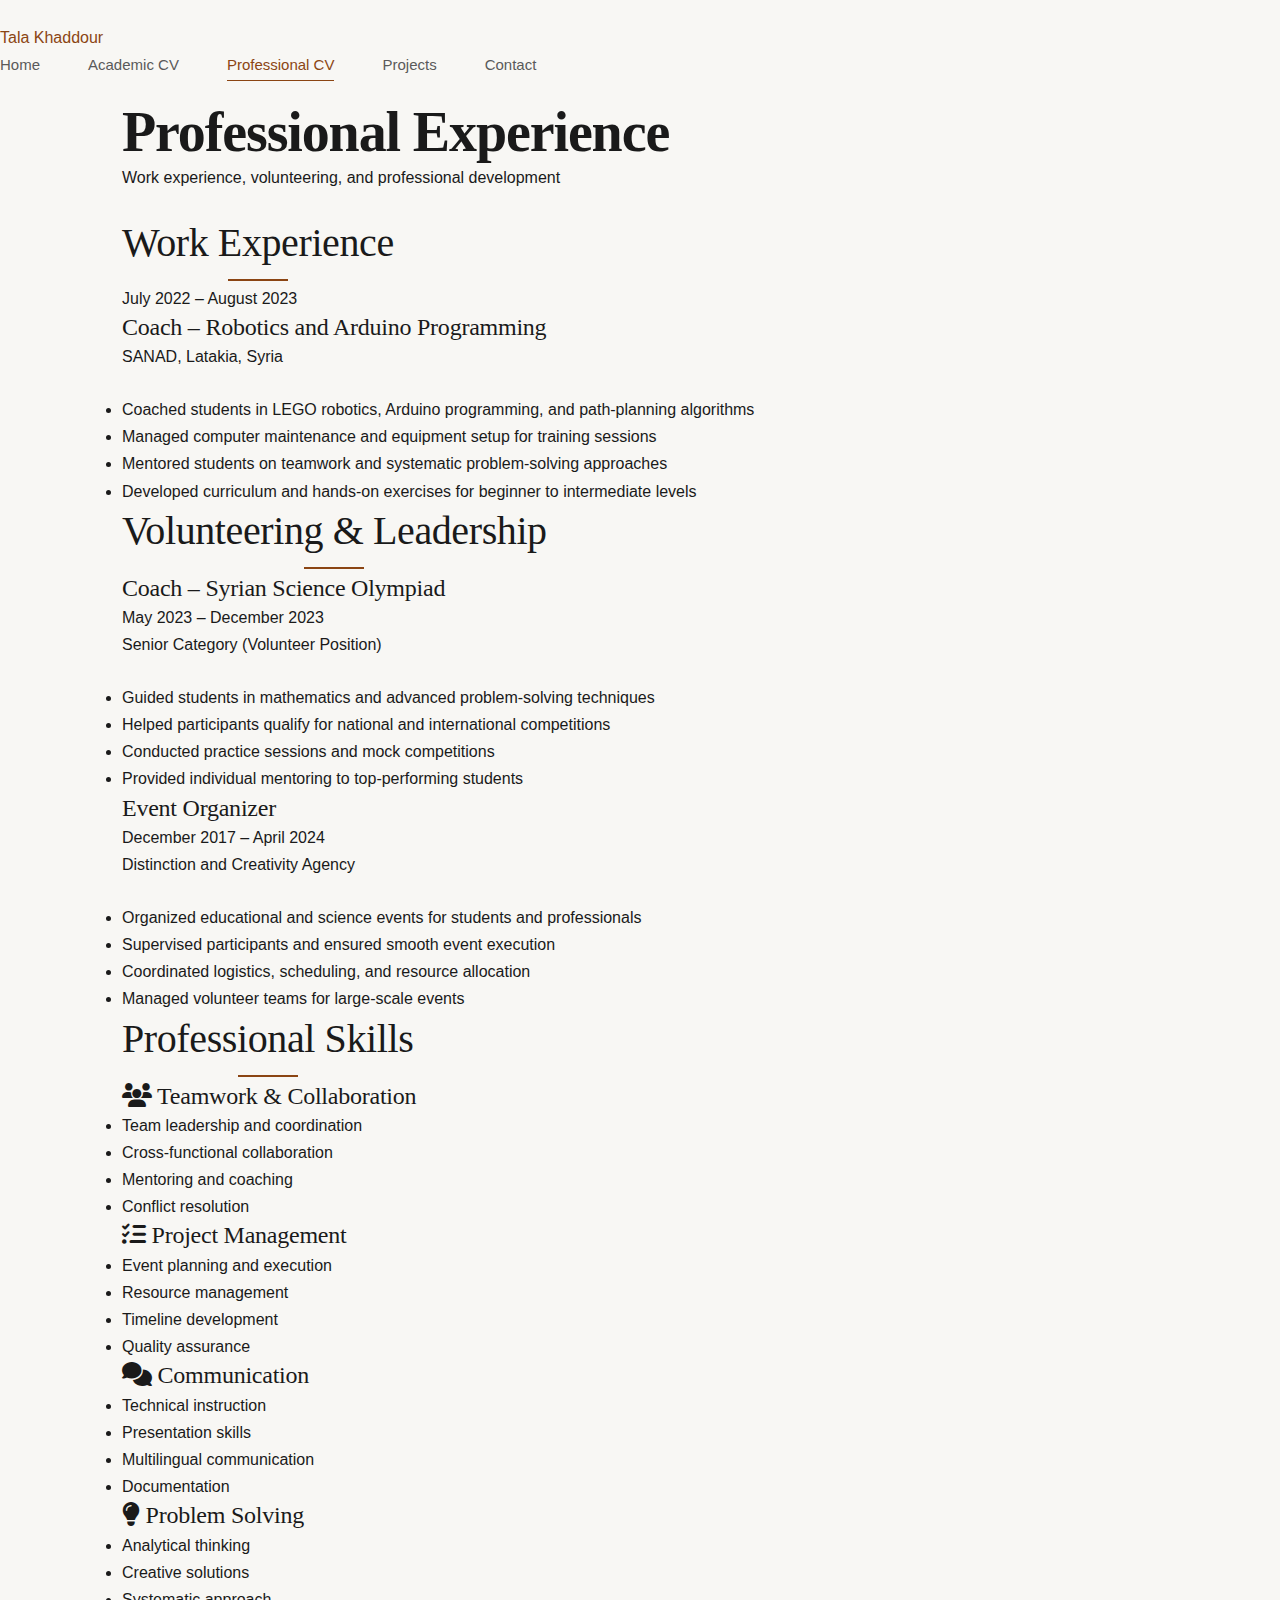
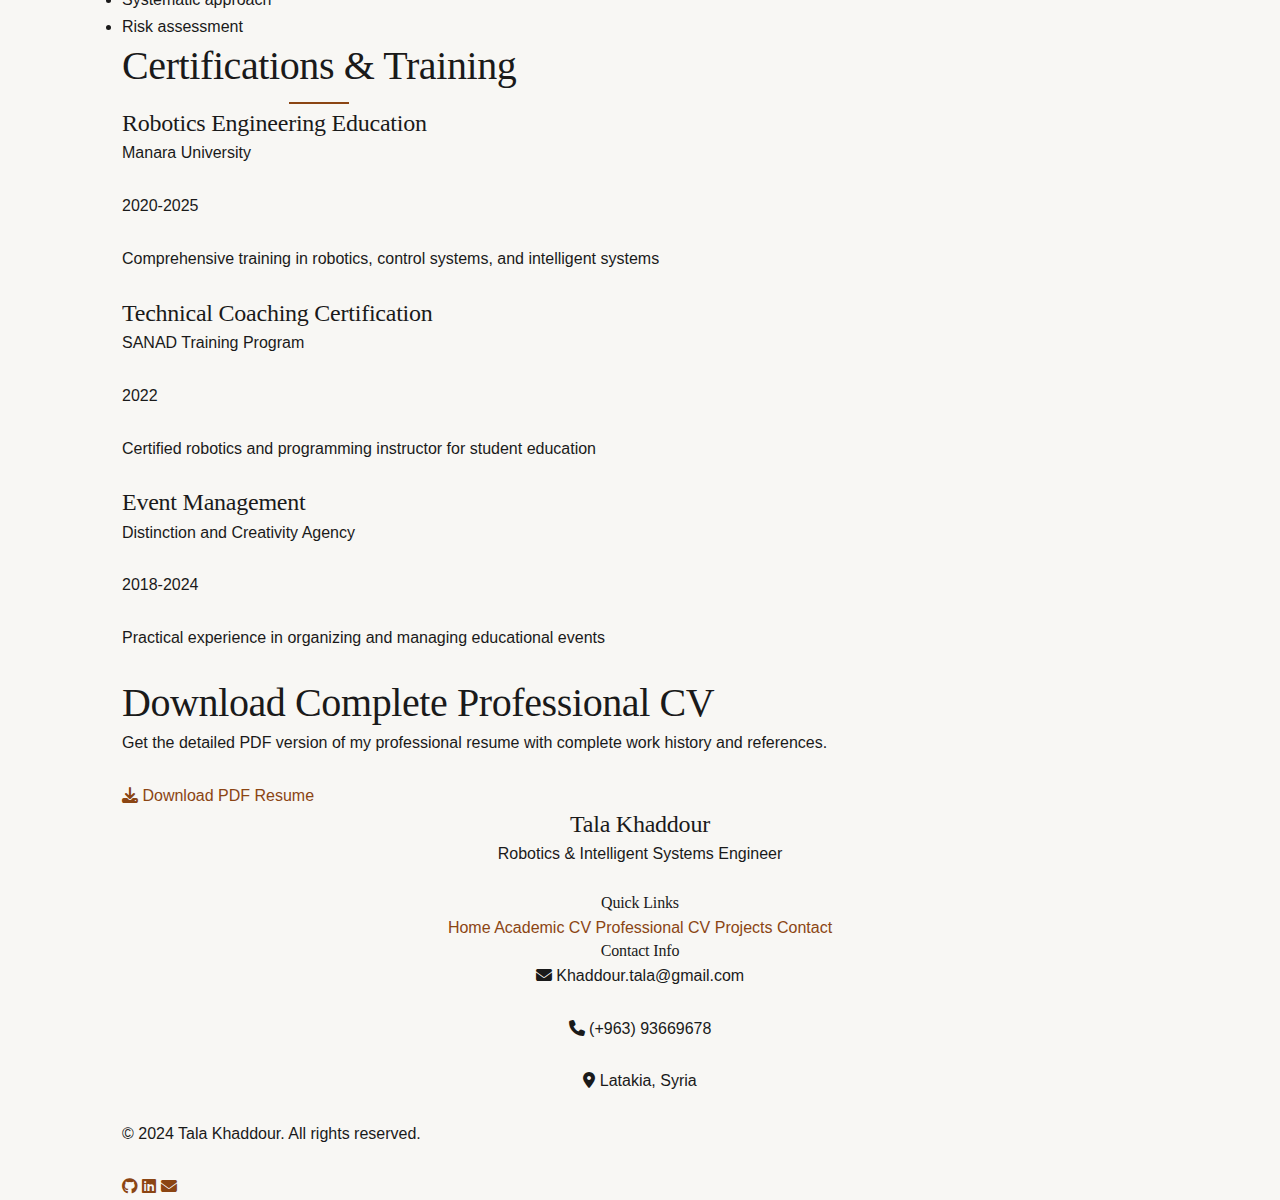
<file: professional.html>
<!DOCTYPE html>
<html lang="en">
<head>
    <meta charset="UTF-8">
    <meta name="viewport" content="width=device-width, initial-scale=1.0">
    <title>Professional CV | Tala Khaddour</title>
    <link rel="stylesheet" href="style.css">
    <link rel="stylesheet" href="https://cdnjs.cloudflare.com/ajax/libs/font-awesome/6.4.0/css/all.min.css">
    <link href="https://fonts.googleapis.com/css2?family=Poppins:wght@300;400;500;600;700&display=swap" rel="stylesheet">
</head>
<body>
    <!-- Navigation -->
    <nav class="navbar">
        <div class="nav-container">
            <a href="index.html" class="logo">Tala Khaddour</a>
            <ul class="nav-menu">
                <li><a href="index.html" class="nav-link">Home</a></li>
                <li><a href="academic.html" class="nav-link">Academic CV</a></li>
                <li><a href="professional.html" class="nav-link active">Professional CV</a></li>
                <li><a href="projects.html" class="nav-link">Projects</a></li>
                <li><a href="contact.html" class="nav-link">Contact</a></li>
            </ul>
            <div class="hamburger">
                <span class="bar"></span>
                <span class="bar"></span>
                <span class="bar"></span>
            </div>
        </div>
    </nav>

    <!-- Professional Header -->
    <section class="page-header">
        <div class="container">
            <h1 class="page-title">Professional Experience</h1>
            <p class="page-subtitle">Work experience, volunteering, and professional development</p>
        </div>
    </section>

    <!-- Work Experience -->
    <section class="experience-section">
        <div class="container">
            <h2 class="section-title">Work Experience</h2>
            
            <div class="timeline">
                <div class="timeline-item">
                    <div class="timeline-date">July 2022 – August 2023</div>
                    <div class="timeline-content">
                        <h3>Coach – Robotics and Arduino Programming</h3>
                        <p class="timeline-company">SANAD, Latakia, Syria</p>
                        <ul class="timeline-list">
                            <li>Coached students in LEGO robotics, Arduino programming, and path-planning algorithms</li>
                            <li>Managed computer maintenance and equipment setup for training sessions</li>
                            <li>Mentored students on teamwork and systematic problem-solving approaches</li>
                            <li>Developed curriculum and hands-on exercises for beginner to intermediate levels</li>
                        </ul>
                    </div>
                </div>
            </div>
        </div>
    </section>

    <!-- Volunteering -->
    <section class="volunteering-section">
        <div class="container">
            <h2 class="section-title">Volunteering & Leadership</h2>
            
            <div class="volunteering-grid">
                <div class="volunteer-card">
                    <div class="volunteer-header">
                        <h3>Coach – Syrian Science Olympiad</h3>
                        <span class="volunteer-date">May 2023 – December 2023</span>
                    </div>
                    <p class="volunteer-org">Senior Category (Volunteer Position)</p>
                    <ul class="volunteer-list">
                        <li>Guided students in mathematics and advanced problem-solving techniques</li>
                        <li>Helped participants qualify for national and international competitions</li>
                        <li>Conducted practice sessions and mock competitions</li>
                        <li>Provided individual mentoring to top-performing students</li>
                    </ul>
                </div>

                <div class="volunteer-card">
                    <div class="volunteer-header">
                        <h3>Event Organizer</h3>
                        <span class="volunteer-date">December 2017 – April 2024</span>
                    </div>
                    <p class="volunteer-org">Distinction and Creativity Agency</p>
                    <ul class="volunteer-list">
                        <li>Organized educational and science events for students and professionals</li>
                        <li>Supervised participants and ensured smooth event execution</li>
                        <li>Coordinated logistics, scheduling, and resource allocation</li>
                        <li>Managed volunteer teams for large-scale events</li>
                    </ul>
                </div>
            </div>
        </div>
    </section>

    <!-- Professional Skills -->
    <section class="professional-skills">
        <div class="container">
            <h2 class="section-title">Professional Skills</h2>
            
            <div class="professional-grid">
                <div class="professional-category">
                    <h3><i class="fas fa-users"></i> Teamwork & Collaboration</h3>
                    <ul>
                        <li>Team leadership and coordination</li>
                        <li>Cross-functional collaboration</li>
                        <li>Mentoring and coaching</li>
                        <li>Conflict resolution</li>
                    </ul>
                </div>
                
                <div class="professional-category">
                    <h3><i class="fas fa-tasks"></i> Project Management</h3>
                    <ul>
                        <li>Event planning and execution</li>
                        <li>Resource management</li>
                        <li>Timeline development</li>
                        <li>Quality assurance</li>
                    </ul>
                </div>
                
                <div class="professional-category">
                    <h3><i class="fas fa-comments"></i> Communication</h3>
                    <ul>
                        <li>Technical instruction</li>
                        <li>Presentation skills</li>
                        <li>Multilingual communication</li>
                        <li>Documentation</li>
                    </ul>
                </div>
                
                <div class="professional-category">
                    <h3><i class="fas fa-lightbulb"></i> Problem Solving</h3>
                    <ul>
                        <li>Analytical thinking</li>
                        <li>Creative solutions</li>
                        <li>Systematic approach</li>
                        <li>Risk assessment</li>
                    </ul>
                </div>
            </div>
        </div>
    </section>

    <!-- Certifications -->
    <section class="certifications-section">
        <div class="container">
            <h2 class="section-title">Certifications & Training</h2>
            
            <div class="certifications-grid">
                <div class="certification-card">
                    <h3>Robotics Engineering Education</h3>
                    <p class="cert-org">Manara University</p>
                    <p class="cert-date">2020-2025</p>
                    <p>Comprehensive training in robotics, control systems, and intelligent systems</p>
                </div>
                
                <div class="certification-card">
                    <h3>Technical Coaching Certification</h3>
                    <p class="cert-org">SANAD Training Program</p>
                    <p class="cert-date">2022</p>
                    <p>Certified robotics and programming instructor for student education</p>
                </div>
                
                <div class="certification-card">
                    <h3>Event Management</h3>
                    <p class="cert-org">Distinction and Creativity Agency</p>
                    <p class="cert-date">2018-2024</p>
                    <p>Practical experience in organizing and managing educational events</p>
                </div>
            </div>
        </div>
    </section>

    <!-- Download CV -->
    <section class="download-cv">
        <div class="container">
            <div class="download-content">
                <h2>Download Complete Professional CV</h2>
                <p>Get the detailed PDF version of my professional resume with complete work history and references.</p>
                <a href="resume.pdf" class="btn btn-download" download>
                    <i class="fas fa-download"></i> Download PDF Resume
                </a>
            </div>
        </div>
    </section>

    <!-- Footer -->
    <footer class="footer">
        <div class="container">
            <div class="footer-content">
                <div class="footer-brand">
                    <h3>Tala Khaddour</h3>
                    <p>Robotics & Intelligent Systems Engineer</p>
                </div>
                <div class="footer-links">
                    <h4>Quick Links</h4>
                    <a href="index.html">Home</a>
                    <a href="academic.html">Academic CV</a>
                    <a href="professional.html">Professional CV</a>
                    <a href="projects.html">Projects</a>
                    <a href="contact.html">Contact</a>
                </div>
                <div class="footer-contact">
                    <h4>Contact Info</h4>
                    <p><i class="fas fa-envelope"></i> Khaddour.tala@gmail.com</p>
                    <p><i class="fas fa-phone"></i> (+963) 93669678</p>
                    <p><i class="fas fa-map-marker-alt"></i> Latakia, Syria</p>
                </div>
            </div>
            <div class="footer-bottom">
                <p>&copy; 2024 Tala Khaddour. All rights reserved.</p>
                <div class="social-icons">
                    <a href="https://github.com/KHADDOUR-TALA" target="_blank"><i class="fab fa-github"></i></a>
                    <a href="https://linkedin.com/in/tala-khaddour" target="_blank"><i class="fab fa-linkedin"></i></a>
                    <a href="mailto:Khaddour.tala@gmail.com"><i class="fas fa-envelope"></i></a>
                </div>
            </div>
        </div>
    </footer>

    <script src="script.js"></script>
</body>
</html>
</file>
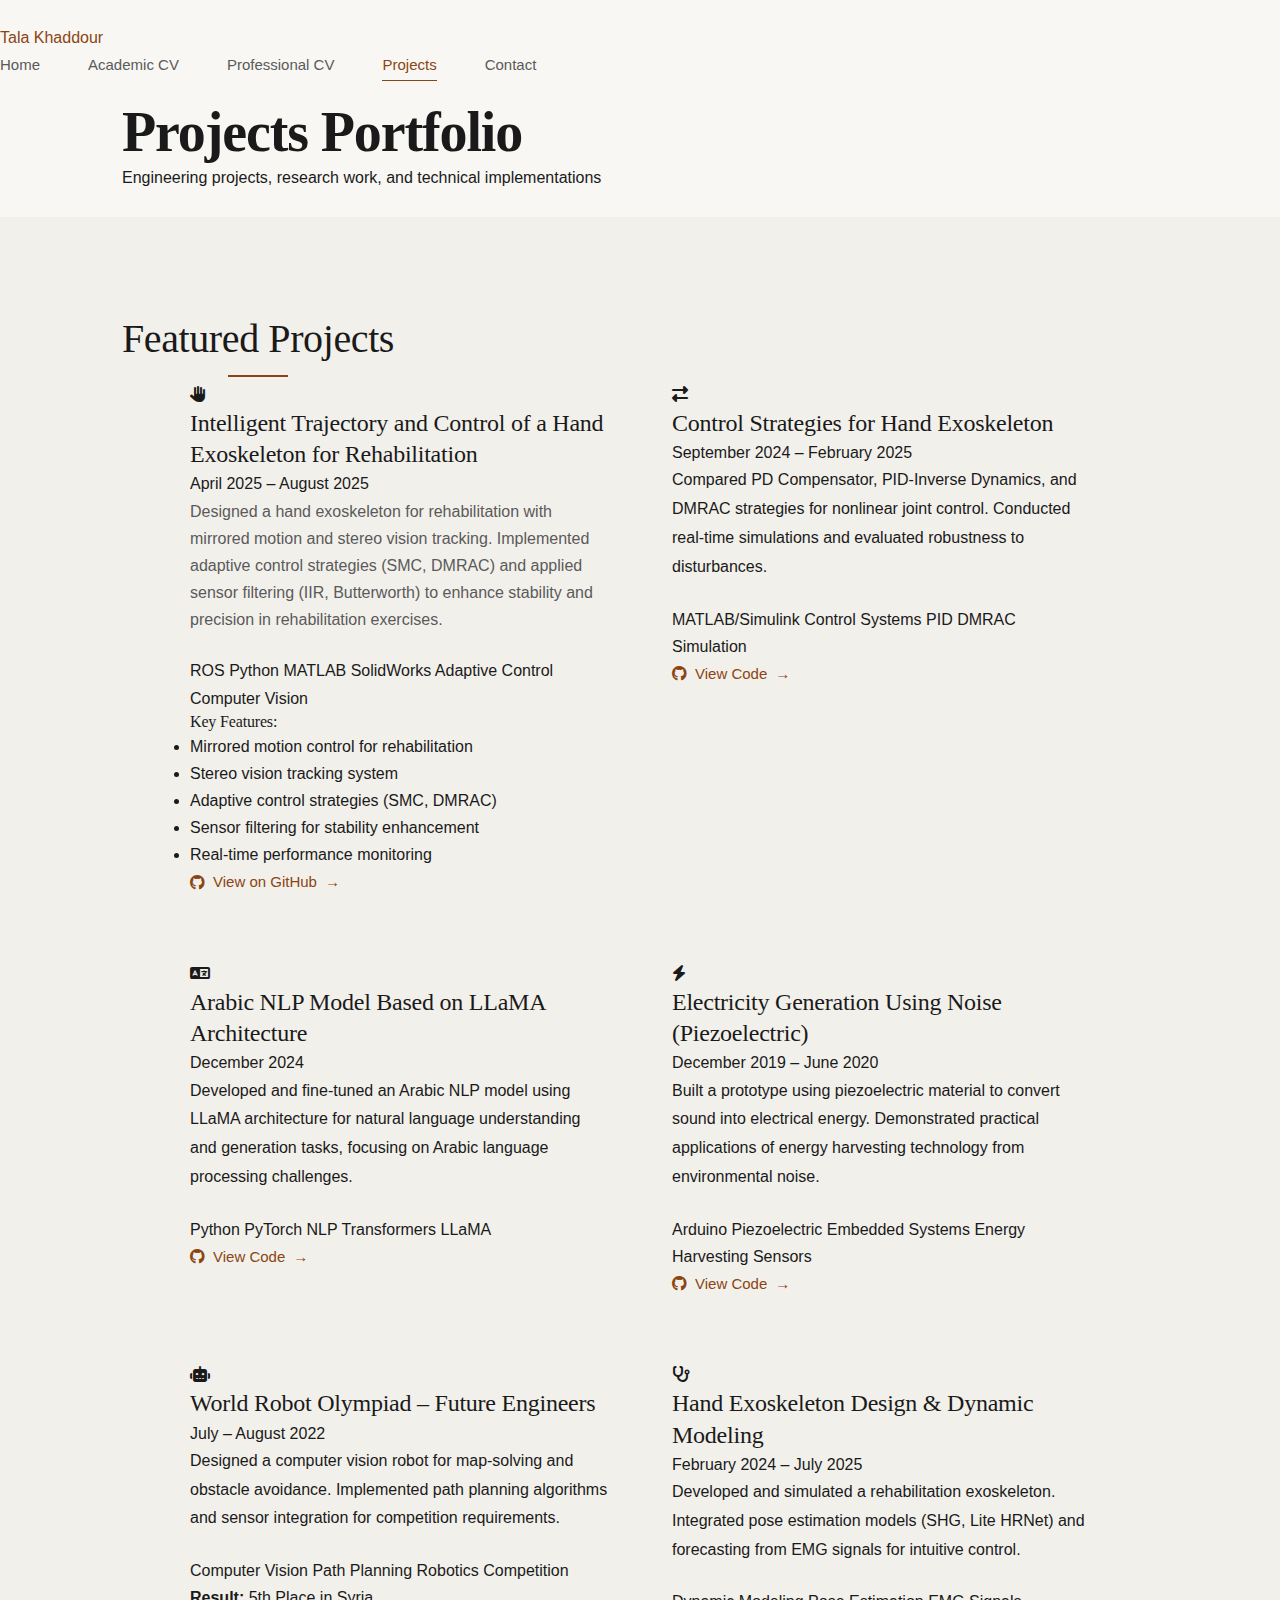
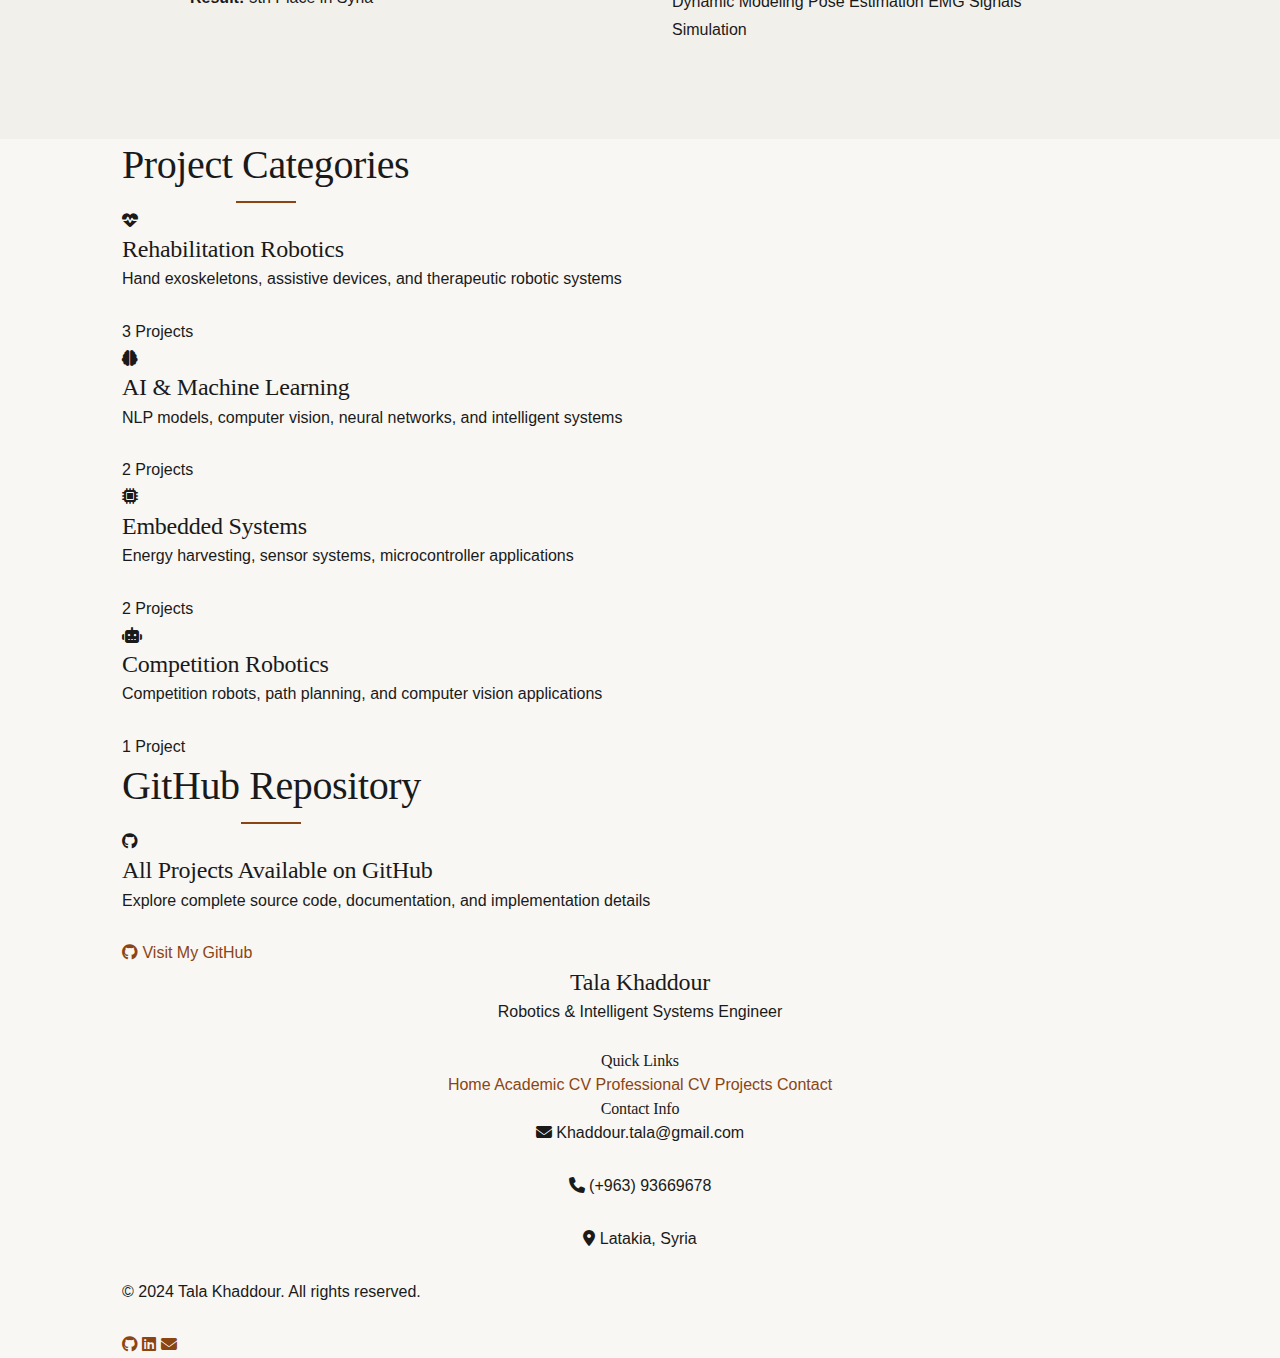
<file: projects.htmlprojects.html>
<!DOCTYPE html>
<html lang="en">
<head>
    <meta charset="UTF-8">
    <meta name="viewport" content="width=device-width, initial-scale=1.0">
    <title>Projects | Tala Khaddour</title>
    <link rel="stylesheet" href="style.css">
    <link rel="stylesheet" href="https://cdnjs.cloudflare.com/ajax/libs/font-awesome/6.4.0/css/all.min.css">
    <link href="https://fonts.googleapis.com/css2?family=Poppins:wght@300;400;500;600;700&display=swap" rel="stylesheet">
</head>
<body>
    <!-- Navigation -->
    <nav class="navbar">
        <div class="nav-container">
            <a href="index.html" class="logo">Tala Khaddour</a>
            <ul class="nav-menu">
                <li><a href="index.html" class="nav-link">Home</a></li>
                <li><a href="academic.html" class="nav-link">Academic CV</a></li>
                <li><a href="professional.html" class="nav-link">Professional CV</a></li>
                <li><a href="projects.html" class="nav-link active">Projects</a></li>
                <li><a href="contact.html" class="nav-link">Contact</a></li>
            </ul>
            <div class="hamburger">
                <span class="bar"></span>
                <span class="bar"></span>
                <span class="bar"></span>
            </div>
        </div>
    </nav>

    <!-- Projects Header -->
    <section class="page-header">
        <div class="container">
            <h1 class="page-title">Projects Portfolio</h1>
            <p class="page-subtitle">Engineering projects, research work, and technical implementations</p>
        </div>
    </section>

    <!-- Featured Projects -->
    <section class="projects-section">
        <div class="container">
            <h2 class="section-title">Featured Projects</h2>
            
            <div class="projects-grid">
                <!-- Project 1 -->
                <div class="project-card large">
                    <div class="project-image">
                        <i class="fas fa-hand-paper"></i>
                    </div>
                    <div class="project-content">
                        <div class="project-header">
                            <h3>Intelligent Trajectory and Control of a Hand Exoskeleton for Rehabilitation</h3>
                            <span class="project-date">April 2025 – August 2025</span>
                        </div>
                        <p class="project-description">
                            Designed a hand exoskeleton for rehabilitation with mirrored motion and stereo vision tracking. 
                            Implemented adaptive control strategies (SMC, DMRAC) and applied sensor filtering (IIR, Butterworth) 
                            to enhance stability and precision in rehabilitation exercises.
                        </p>
                        <div class="project-tech">
                            <span class="tech-tag">ROS</span>
                            <span class="tech-tag">Python</span>
                            <span class="tech-tag">MATLAB</span>
                            <span class="tech-tag">SolidWorks</span>
                            <span class="tech-tag">Adaptive Control</span>
                            <span class="tech-tag">Computer Vision</span>
                        </div>
                        <div class="project-features">
                            <h4>Key Features:</h4>
                            <ul>
                                <li>Mirrored motion control for rehabilitation</li>
                                <li>Stereo vision tracking system</li>
                                <li>Adaptive control strategies (SMC, DMRAC)</li>
                                <li>Sensor filtering for stability enhancement</li>
                                <li>Real-time performance monitoring</li>
                            </ul>
                        </div>
                        <div class="project-links">
                            <a href="https://github.com/KHADDOUR-TALA/hand-exoskeleton" class="project-link" target="_blank">
                                <i class="fab fa-github"></i> View on GitHub
                            </a>
                        </div>
                    </div>
                </div>

                <!-- Project 2 -->
                <div class="project-card">
                    <div class="project-image">
                        <i class="fas fa-exchange-alt"></i>
                    </div>
                    <div class="project-content">
                        <h3>Control Strategies for Hand Exoskeleton</h3>
                        <span class="project-date">September 2024 – February 2025</span>
                        <p>Compared PD Compensator, PID-Inverse Dynamics, and DMRAC strategies for nonlinear joint control. 
                        Conducted real-time simulations and evaluated robustness to disturbances.</p>
                        <div class="project-tech">
                            <span class="tech-tag">MATLAB/Simulink</span>
                            <span class="tech-tag">Control Systems</span>
                            <span class="tech-tag">PID</span>
                            <span class="tech-tag">DMRAC</span>
                            <span class="tech-tag">Simulation</span>
                        </div>
                        <a href="https://github.com/KHADDOUR-TALA/exoskeleton-control" class="project-link" target="_blank">
                            <i class="fab fa-github"></i> View Code
                        </a>
                    </div>
                </div>

                <!-- Project 3 -->
                <div class="project-card">
                    <div class="project-image">
                        <i class="fas fa-language"></i>
                    </div>
                    <div class="project-content">
                        <h3>Arabic NLP Model Based on LLaMA Architecture</h3>
                        <span class="project-date">December 2024</span>
                        <p>Developed and fine-tuned an Arabic NLP model using LLaMA architecture for natural language 
                        understanding and generation tasks, focusing on Arabic language processing challenges.</p>
                        <div class="project-tech">
                            <span class="tech-tag">Python</span>
                            <span class="tech-tag">PyTorch</span>
                            <span class="tech-tag">NLP</span>
                            <span class="tech-tag">Transformers</span>
                            <span class="tech-tag">LLaMA</span>
                        </div>
                        <a href="https://github.com/KHADDOUR-TALA/arabic-nlp" class="project-link" target="_blank">
                            <i class="fab fa-github"></i> View Code
                        </a>
                    </div>
                </div>

                <!-- Project 4 -->
                <div class="project-card">
                    <div class="project-image">
                        <i class="fas fa-bolt"></i>
                    </div>
                    <div class="project-content">
                        <h3>Electricity Generation Using Noise (Piezoelectric)</h3>
                        <span class="project-date">December 2019 – June 2020</span>
                        <p>Built a prototype using piezoelectric material to convert sound into electrical energy. 
                        Demonstrated practical applications of energy harvesting technology from environmental noise.</p>
                        <div class="project-tech">
                            <span class="tech-tag">Arduino</span>
                            <span class="tech-tag">Piezoelectric</span>
                            <span class="tech-tag">Embedded Systems</span>
                            <span class="tech-tag">Energy Harvesting</span>
                            <span class="tech-tag">Sensors</span>
                        </div>
                        <a href="https://github.com/KHADDOUR-TALA/energy-harvesting" class="project-link" target="_blank">
                            <i class="fab fa-github"></i> View Code
                        </a>
                    </div>
                </div>

                <!-- Project 5 -->
                <div class="project-card">
                    <div class="project-image">
                        <i class="fas fa-robot"></i>
                    </div>
                    <div class="project-content">
                        <h3>World Robot Olympiad – Future Engineers</h3>
                        <span class="project-date">July – August 2022</span>
                        <p>Designed a computer vision robot for map-solving and obstacle avoidance. 
                        Implemented path planning algorithms and sensor integration for competition requirements.</p>
                        <div class="project-tech">
                            <span class="tech-tag">Computer Vision</span>
                            <span class="tech-tag">Path Planning</span>
                            <span class="tech-tag">Robotics</span>
                            <span class="tech-tag">Competition</span>
                        </div>
                        <p class="project-result"><strong>Result:</strong> 5th Place in Syria</p>
                    </div>
                </div>

                <!-- Project 6 -->
                <div class="project-card">
                    <div class="project-image">
                        <i class="fas fa-stethoscope"></i>
                    </div>
                    <div class="project-content">
                        <h3>Hand Exoskeleton Design & Dynamic Modeling</h3>
                        <span class="project-date">February 2024 – July 2025</span>
                        <p>Developed and simulated a rehabilitation exoskeleton. Integrated pose estimation models 
                        (SHG, Lite HRNet) and forecasting from EMG signals for intuitive control.</p>
                        <div class="project-tech">
                            <span class="tech-tag">Dynamic Modeling</span>
                            <span class="tech-tag">Pose Estimation</span>
                            <span class="tech-tag">EMG Signals</span>
                            <span class="tech-tag">Simulation</span>
                        </div>
                    </div>
                </div>
            </div>
        </div>
    </section>

    <!-- Project Categories -->
    <section class="categories-section">
        <div class="container">
            <h2 class="section-title">Project Categories</h2>
            <div class="categories-grid">
                <div class="category-card">
                    <div class="category-icon">
                        <i class="fas fa-heartbeat"></i>
                    </div>
                    <h3>Rehabilitation Robotics</h3>
                    <p>Hand exoskeletons, assistive devices, and therapeutic robotic systems</p>
                    <span class="project-count">3 Projects</span>
                </div>
                <div class="category-card">
                    <div class="category-icon">
                        <i class="fas fa-brain"></i>
                    </div>
                    <h3>AI & Machine Learning</h3>
                    <p>NLP models, computer vision, neural networks, and intelligent systems</p>
                    <span class="project-count">2 Projects</span>
                </div>
                <div class="category-card">
                    <div class="category-icon">
                        <i class="fas fa-microchip"></i>
                    </div>
                    <h3>Embedded Systems</h3>
                    <p>Energy harvesting, sensor systems, microcontroller applications</p>
                    <span class="project-count">2 Projects</span>
                </div>
                <div class="category-card">
                    <div class="category-icon">
                        <i class="fas fa-robot"></i>
                    </div>
                    <h3>Competition Robotics</h3>
                    <p>Competition robots, path planning, and computer vision applications</p>
                    <span class="project-count">1 Project</span>
                </div>
            </div>
        </div>
    </section>

    <!-- GitHub Stats -->
    <section class="github-section">
        <div class="container">
            <h2 class="section-title">GitHub Repository</h2>
            <div class="github-stats">
                <div class="github-card">
                    <i class="fab fa-github"></i>
                    <h3>All Projects Available on GitHub</h3>
                    <p>Explore complete source code, documentation, and implementation details</p>
                    <a href="https://github.com/KHADDOUR-TALA" class="btn btn-github" target="_blank">
                        <i class="fab fa-github"></i> Visit My GitHub
                    </a>
                </div>
            </div>
        </div>
    </section>

    <!-- Footer -->
    <footer class="footer">
        <div class="container">
            <div class="footer-content">
                <div class="footer-brand">
                    <h3>Tala Khaddour</h3>
                    <p>Robotics & Intelligent Systems Engineer</p>
                </div>
                <div class="footer-links">
                    <h4>Quick Links</h4>
                    <a href="index.html">Home</a>
                    <a href="academic.html">Academic CV</a>
                    <a href="professional.html">Professional CV</a>
                    <a href="projects.html">Projects</a>
                    <a href="contact.html">Contact</a>
                </div>
                <div class="footer-contact">
                    <h4>Contact Info</h4>
                    <p><i class="fas fa-envelope"></i> Khaddour.tala@gmail.com</p>
                    <p><i class="fas fa-phone"></i> (+963) 93669678</p>
                    <p><i class="fas fa-map-marker-alt"></i> Latakia, Syria</p>
                </div>
            </div>
            <div class="footer-bottom">
                <p>&copy; 2024 Tala Khaddour. All rights reserved.</p>
                <div class="social-icons">
                    <a href="https://github.com/KHADDOUR-TALA" target="_blank"><i class="fab fa-github"></i></a>
                    <a href="https://linkedin.com/in/tala-khaddour" target="_blank"><i class="fab fa-linkedin"></i></a>
                    <a href="mailto:Khaddour.tala@gmail.com"><i class="fas fa-envelope"></i></a>
                </div>
            </div>
        </div>
    </footer>

    <script src="script.js"></script>
</body>
</html>
</file>
<file: style.css>
/* 
 * Visual Academic Portfolio
 * Tala Khaddour - Robotics & Intelligent Systems Engineer
 * Designed for Scholarship Committees & Academic Reviewers
 */

/* ==========================================================================
   CSS Variables & Reset
   ========================================================================== */

:root {
    /* Color Palette - Academic & Professional */
    --color-bg-primary: #F8F7F4;        /* Soft warm paper */
    --color-bg-secondary: #FFFFFF;      /* Pure white */
    --color-bg-accent: #F2F0EB;         /* Subtle tint for sections */
    
    --color-text-primary: #1A1A1A;      /* Deep charcoal */
    --color-text-secondary: #5A5A5A;    /* Medium gray */
    --color-text-muted: #7A7A7A;        /* Light gray */
    --color-text-accent: #8B4513;       /* Academic brown */
    
    --color-border: rgba(0, 0, 0, 0.08);
    --color-border-strong: rgba(0, 0, 0, 0.12);
    
    /* Typography */
    --font-heading: 'Lora', Georgia, serif;
    --font-body: 'Inter', -apple-system, BlinkMacSystemFont, 'Segoe UI', Roboto, sans-serif;
    
    /* Spacing System (8px grid) */
    --space-xs: 0.5rem;    /* 8px */
    --space-sm: 1rem;      /* 16px */
    --space-md: 1.5rem;    /* 24px */
    --space-lg: 2rem;      /* 32px */
    --space-xl: 3rem;      /* 48px */
    --space-2xl: 4rem;     /* 64px */
    --space-3xl: 6rem;     /* 96px */
    --space-4xl: 8rem;     /* 128px */
    
    /* Layout */
    --container-max: 1100px;
    --border-radius: 4px;
    --border-radius-lg: 8px;
    --border-radius-xl: 12px;
    
    /* Shadows */
    --shadow-subtle: 0 2px 8px rgba(0, 0, 0, 0.04);
    --shadow-card: 0 4px 16px rgba(0, 0, 0, 0.06);
    --shadow-image: 0 8px 24px rgba(0, 0, 0, 0.08);
    
    /* Transitions */
    --transition-fast: 150ms ease;
    --transition-base: 250ms cubic-bezier(0.4, 0, 0.2, 1);
    --transition-slow: 350ms ease;
}

/* Reset & Base Styles */
*,
*::before,
*::after {
    margin: 0;
    padding: 0;
    box-sizing: border-box;
}

html {
    font-size: 16px;
    scroll-behavior: smooth;
    scroll-padding-top: 80px;
}

body {
    font-family: var(--font-body);
    line-height: 1.7;
    color: var(--color-text-primary);
    background-color: var(--color-bg-primary);
    -webkit-font-smoothing: antialiased;
    -moz-osx-font-smoothing: grayscale;
    overflow-x: hidden;
}

/* Container */
.container {
    max-width: var(--container-max);
    margin: 0 auto;
    padding: 0 var(--space-lg);
}

/* Skip Navigation */
.skip-navigation {
    position: absolute;
    top: -40px;
    left: var(--space-sm);
    background: var(--color-text-accent);
    color: white;
    padding: var(--space-xs) var(--space-sm);
    text-decoration: none;
    border-radius: var(--border-radius);
    z-index: 9999;
    transition: top var(--transition-base);
}

.skip-navigation:focus {
    top: var(--space-sm);
}

/* Visually Hidden */
.visually-hidden {
    position: absolute;
    width: 1px;
    height: 1px;
    padding: 0;
    margin: -1px;
    overflow: hidden;
    clip: rect(0, 0, 0, 0);
    white-space: nowrap;
    border: 0;
}

/* ==========================================================================
   Typography
   ========================================================================== */

h1, h2, h3, h4, h5, h6 {
    font-family: var(--font-heading);
    font-weight: 500;
    line-height: 1.3;
    color: var(--color-text-primary);
    letter-spacing: -0.01em;
}

h1 {
    font-size: 3.5rem;
    font-weight: 600;
    line-height: 1.1;
    letter-spacing: -0.02em;
}

h2 {
    font-size: 2.5rem;
    font-weight: 500;
}

h3 {
    font-size: 1.5rem;
    font-weight: 500;
}

p {
    margin-bottom: var(--space-md);
    line-height: 1.8;
}

a {
    color: var(--color-text-accent);
    text-decoration: none;
    transition: color var(--transition-fast);
}

a:hover {
    color: var(--color-text-primary);
    text-decoration: underline;
    text-decoration-thickness: 1px;
    text-underline-offset: 3px;
}

/* ==========================================================================
   Navigation
   ========================================================================== */

.main-header {
    position: sticky;
    top: 0;
    z-index: 1000;
    background: rgba(255, 255, 255, 0.96);
    backdrop-filter: blur(10px);
    border-bottom: 1px solid var(--color-border);
}

.navbar {
    display: flex;
    justify-content: space-between;
    align-items: center;
    padding: var(--space-md) 0;
}

.nav-logo {
    font-family: var(--font-heading);
    font-size: 1.25rem;
    font-weight: 500;
    color: var(--color-text-primary);
    text-decoration: none;
}

.nav-toggle {
    display: none;
    background: none;
    border: none;
    cursor: pointer;
    padding: var(--space-xs);
    flex-direction: column;
    gap: 4px;
}

.hamburger-line {
    width: 24px;
    height: 1px;
    background: var(--color-text-primary);
    transition: transform var(--transition-base);
}

.nav-menu {
    display: flex;
    list-style: none;
    gap: var(--space-xl);
}

.nav-link {
    font-size: 0.9375rem;
    color: var(--color-text-secondary);
    text-decoration: none;
    position: relative;
    padding: var(--space-xs) 0;
}

.nav-link:hover {
    color: var(--color-text-primary);
}

.nav-link.active {
    color: var(--color-text-accent);
    font-weight: 500;
}

.nav-link.active::after {
    content: '';
    position: absolute;
    bottom: 0;
    left: 0;
    width: 100%;
    height: 1px;
    background: var(--color-text-accent);
}

/* ==========================================================================
   Hero Section - Visual Statement
   ========================================================================== */

.hero-section {
    padding: var(--space-4xl) 0 var(--space-3xl);
    position: relative;
}

.hero-grid {
    display: grid;
    grid-template-columns: 1fr 1fr;
    gap: var(--space-3xl);
    align-items: start;
}

/* Left Column: Text */
.hero-content {
    padding-top: var(--space-lg);
}

.hero-title {
    margin-bottom: var(--space-md);
}

.title-line {
    display: block;
}

.title-line.accent {
    color: var(--color-text-accent);
    font-weight: 600;
}

.hero-subtitle {
    font-family: var(--font-body);
    font-size: 1.375rem;
    font-weight: 400;
    color: var(--color-text-secondary);
    margin-bottom: var(--space-xl);
}

.hero-description {
    margin-bottom: var(--space-xl);
    max-width: 500px;
}

.hero-contact {
    display: flex;
    flex-direction: column;
    gap: var(--space-xs);
}

.contact-row {
    display: flex;
    align-items: center;
    gap: var(--space-sm);
    font-size: 0.9375rem;
}

.contact-link {
    color: var(--color-text-secondary);
    text-decoration: none;
}

.contact-link:hover {
    color: var(--color-text-primary);
}

.contact-divider {
    color: var(--color-border-strong);
    font-size: 0.75rem;
}

.contact-location {
    color: var(--color-text-secondary);
}

.cv-link {
    font-weight: 500;
    color: var(--color-text-accent);
}

/* Right Column: Profile Image */
.hero-image {
    position: relative;
}

.profile-container {
    position: sticky;
    top: var(--space-2xl);
}

.profile-frame {
    width: 320px;
    height: 320px;
    border-radius: 50%;
    border: 1px solid var(--color-border-strong);
    padding: 8px;
    background: white;
    box-shadow: var(--shadow-image);
    position: relative;
    overflow: hidden;
    margin-left: auto;
}

.profile-photo {
    width: 100%;
    height: 100%;
    object-fit: cover;
    border-radius: 50%;
    filter: grayscale(20%);
    transition: filter var(--transition-base);
}

.profile-photo:hover {
    filter: grayscale(0%);
}

/* ==========================================================================
   Belief Statement - Visual Zone
   ========================================================================== */

.belief-section {
    padding: var(--space-3xl) 0;
    background: var(--color-bg-accent);
    margin: var(--space-2xl) 0;
    position: relative;
}

.belief-container {
    max-width: 800px;
    margin: 0 auto;
    text-align: center;
    position: relative;
}

.quote-marks {
    position: absolute;
    top: -20px;
    left: 0;
    right: 0;
    pointer-events: none;
}

.quote-mark {
    font-family: var(--font-heading);
    font-size: 6rem;
    color: var(--color-border-strong);
    opacity: 0.2;
    position: absolute;
}

.quote-mark.open {
    left: -60px;
    top: -20px;
}

.quote-mark.close {
    right: -60px;
    bottom: -60px;
}

.academic-quote {
    margin: 0;
    padding: 0;
    border: none;
}

.quote-text {
    font-family: var(--font-heading);
    font-size: 2rem;
    font-style: italic;
    line-height: 1.4;
    color: var(--color-text-primary);
    margin-bottom: var(--space-md);
}

.quote-source {
    color: var(--color-text-secondary);
    font-size: 1rem;
    font-style: italic;
}

/* ==========================================================================
   Academic Introduction
   ========================================================================== */

.intro-section {
    padding: var(--space-3xl) 0;
}

.intro-container {
    max-width: 700px;
    margin: 0 auto;
}

.intro-text {
    font-size: 1.125rem;
    line-height: 1.8;
    color: var(--color-text-secondary);
    margin-bottom: var(--space-lg);
}

.intro-text:last-child {
    margin-bottom: 0;
}

/* ==========================================================================
   Section Headers
   ========================================================================== */

.section-header {
    text-align: center;
    margin-bottom: var(--space-3xl);
}

.section-title {
    font-size: 2.5rem;
    margin-bottom: var(--space-sm);
    position: relative;
    display: inline-block;
}

.section-title::after {
    content: '';
    position: absolute;
    bottom: -12px;
    left: 50%;
    transform: translateX(-50%);
    width: 60px;
    height: 2px;
    background: var(--color-text-accent);
}

.section-subtitle {
    color: var(--color-text-secondary);
    font-size: 1.125rem;
    max-width: 500px;
    margin: var(--space-md) auto 0;
}

/* ==========================================================================
   Education Section - Image-led Cards
   ========================================================================== */

.education-section {
    padding: var(--space-3xl) 0;
}

.education-cards {
    display: flex;
    flex-direction: column;
    gap: var(--space-2xl);
    max-width: 1000px;
    margin: 0 auto;
}

.education-card {
    display: grid;
    grid-template-columns: 1fr 1fr;
    background: white;
    border-radius: var(--border-radius-xl);
    overflow: hidden;
    border: 1px solid var(--color-border);
    box-shadow: var(--shadow-card);
    transition: transform var(--transition-base), box-shadow var(--transition-base);
}

.education-card:hover {
    transform: translateY(-4px);
    box-shadow: var(--shadow-image);
}

/* Card Images */
.card-image {
    position: relative;
    overflow: hidden;
    background: var(--color-bg-primary);
}

.image-container {
    position: relative;
    width: 100%;
    height: 100%;
    min-height: 300px;
}

.institution-photo {
    width: 100%;
    height: 100%;
    object-fit: cover;
    transition: transform var(--transition-base);
}

.education-card:hover .institution-photo {
    transform: scale(1.02);
}

.image-expand {
    position: absolute;
    top: var(--space-md);
    right: var(--space-md);
    background: rgba(255, 255, 255, 0.9);
    border: 1px solid var(--color-border);
    border-radius: var(--border-radius);
    width: 40px;
    height: 40px;
    display: flex;
    align-items: center;
    justify-content: center;
    cursor: pointer;
    opacity: 0;
    transition: opacity var(--transition-base), background var(--transition-fast);
}

.image-expand:hover {
    background: white;
}

.education-card:hover .image-expand {
    opacity: 1;
}

/* Card Content */
.card-content {
    padding: var(--space-xl);
    display: flex;
    flex-direction: column;
}

.institution-header {
    display: flex;
    justify-content: space-between;
    align-items: flex-start;
    margin-bottom: var(--space-sm);
}

.institution-name {
    font-size: 1.75rem;
    margin: 0;
}

.institution-name a {
    color: var(--color-text-primary);
}

.institution-name a:hover {
    color: var(--color-text-accent);
}

.institution-period {
    font-size: 0.875rem;
    color: var(--color-text-muted);
    background: var(--color-bg-primary);
    padding: var(--space-xs) var(--space-sm);
    border-radius: 20px;
    font-weight: 500;
}

.degree-info {
    font-size: 1.125rem;
    color: var(--color-text-secondary);
    margin-bottom: var(--space-xs);
    font-weight: 500;
}

.location-info {
    font-size: 0.9375rem;
    color: var(--color-text-muted);
    margin-bottom: var(--space-lg);
}

.academic-details {
    margin-bottom: var(--space-lg);
}

.detail-row {
    display: flex;
    gap: var(--space-sm);
    margin-bottom: var(--space-xs);
}

.detail-label {
    font-weight: 500;
    color: var(--color-text-primary);
    min-width: 70px;
}

.detail-value {
    color: var(--color-text-secondary);
    flex: 1;
}

.honors {
    color: var(--color-text-accent);
    font-style: italic;
}

.thesis-section {
    margin-bottom: var(--space-lg);
}

.thesis-title {
    font-size: 0.9375rem;
    font-weight: 500;
    color: var(--color-text-muted);
    text-transform: uppercase;
    letter-spacing: 0.05em;
    margin-bottom: var(--space-xs);
}

.thesis-topic {
    font-size: 1rem;
    line-height: 1.6;
    color: var(--color-text-secondary);
    margin: 0;
}

.achievement-badge {
    margin-top: auto;
    padding-top: var(--space-lg);
    border-top: 1px solid var(--color-border);
}

.badge-text {
    display: inline-block;
    font-size: 0.875rem;
    color: var(--color-text-accent);
    background: var(--color-bg-accent);
    padding: var(--space-xs) var(--space-sm);
    border-radius: var(--border-radius);
    border: 1px solid var(--color-border-strong);
}

.program-features {
    margin-top: auto;
    padding-top: var(--space-lg);
    border-top: 1px solid var(--color-border);
}

.features-list {
    list-style: none;
    padding: 0;
}

.features-list li {
    position: relative;
    padding-left: var(--space-md);
    margin-bottom: var(--space-xs);
    color: var(--color-text-secondary);
    line-height: 1.6;
}

.features-list li::before {
    content: '•';
    position: absolute;
    left: 0;
    color: var(--color-text-accent);
    font-size: 1.2em;
}

/* ==========================================================================
   Projects Preview
   ========================================================================== */

.projects-section {
    padding: var(--space-3xl) 0;
    background: var(--color-bg-accent);
}

.projects-grid {
    display: grid;
    grid-template-columns: 1fr 1fr;
    gap: var(--space-2xl);
    max-width: 900px;
    margin: 0 auto;
}

.project-column {
    display: flex;
    flex-direction: column;
    gap: var(--space-xl);
}

.project-item {
    padding-bottom: var(--space-lg);
    border-bottom: 1px solid var(--color-border);
}

.project-item:last-child {
    border-bottom: none;
}

.project-title {
    font-size: 1.375rem;
    margin-bottom: var(--space-sm);
}

.project-title a {
    color: var(--color-text-primary);
}

.project-title a:hover {
    color: var(--color-text-accent);
}

.project-description {
    color: var(--color-text-secondary);
    line-height: 1.7;
    margin-bottom: var(--space-md);
}

.project-link {
    font-weight: 500;
    color: var(--color-text-accent);
    text-decoration: none;
    font-size: 0.9375rem;
    display: inline-flex;
    align-items: center;
    gap: var(--space-xs);
}

.project-link::after {
    content: '→';
    transition: transform var(--transition-fast);
}

.project-link:hover::after {
    transform: translateX(4px);
}

/* ==========================================================================
   Honors & Awards
   ========================================================================== */

.honors-section {
    padding: var(--space-3xl) 0;
}

.honors-list {
    max-width: 700px;
    margin: 0 auto;
    display: flex;
    flex-direction: column;
    gap: var(--space-lg);
}

.honor-item {
    padding-bottom: var(--space-lg);
    border-bottom: 1px solid var(--color-border);
}

.honor-item:last-child {
    border-bottom: none;
    padding-bottom: 0;
}

.honor-title {
    font-size: 1.25rem;
    margin-bottom: var(--space-xs);
}

.honor-details {
    display: flex;
    gap: var(--space-lg);
    color: var(--color-text-secondary);
    font-size: 0.9375rem;
}

.honor-year {
    font-weight: 500;
    color: var(--color-text-accent);
    min-width: 80px;
}

.honor-description {
    flex: 1;
    line-height: 1.6;
}

/* ==========================================================================
   Contact Section
   ========================================================================== */

.contact-section {
    padding: var(--space-3xl) 0;
}

.contact-card {
    max-width: 700px;
    margin: 0 auto;
    background: white;
    border-radius: var(--border-radius-xl);
    border: 1px solid var(--color-border);
    box-shadow: var(--shadow-card);
    overflow: hidden;
}

.card-header {
    padding: var(--space-xl);
    border-bottom: 1px solid var(--color-border);
    text-align: center;
}

.card-title {
    font-size: 2rem;
    margin-bottom: var(--space-xs);
}

.card-subtitle {
    color: var(--color-text-secondary);
    font-size: 1.125rem;
}

.contact-content {
    padding: var(--space-xl);
}

.contact-info {
    display: flex;
    flex-direction: column;
    gap: var(--space-lg);
    margin-bottom: var(--space-xl);
}

.contact-item {
    display: flex;
    align-items: flex-start;
    gap: var(--space-md);
}

.contact-icon {
    color: var(--color-text-muted);
    flex-shrink: 0;
    margin-top: 2px;
}

.contact-detail {
    display: flex;
    flex-direction: column;
    gap: var(--space-2xs);
}

.contact-label {
    font-size: 0.8125rem;
    font-weight: 500;
    color: var(--color-text-muted);
    text-transform: uppercase;
    letter-spacing: 0.05em;
}

.contact-value {
    color: var(--color-text-primary);
    text-decoration: none;
    line-height: 1.5;
}

.contact-links {
    display: flex;
    justify-content: center;
    gap: var(--space-xl);
    margin-bottom: var(--space-xl);
    padding-top: var(--space-xl);
    border-top: 1px solid var(--color-border);
}

.social-link {
    display: flex;
    align-items: center;
    gap: var(--space-xs);
    color: var(--color-text-secondary);
    text-decoration: none;
    font-weight: 500;
    transition: color var(--transition-fast);
}

.social-link:hover {
    color: var(--color-text-accent);
}

.social-icon {
    color: var(--color-text-muted);
    transition: color var(--transition-fast);
}

.social-link:hover .social-icon {
    color: var(--color-text-accent);
}

.cv-link {
    color: var(--color-text-accent);
}

.contact-note {
    padding-top: var(--space-xl);
    border-top: 1px solid var(--color-border);
    color: var(--color-text-secondary);
    font-size: 0.9375rem;
    line-height: 1.7;
    text-align: center;
}

/* ==========================================================================
   Footer
   ========================================================================== */

.main-footer {
    padding: var(--space-xl) 0;
    background: var(--color-bg-accent);
    border-top: 1px solid var(--color-border);
}

.footer-content {
    text-align: center;
}

.footer-text {
    margin-bottom: var(--space-md);
}

.footer-name {
    font-size: 1.125rem;
    font-weight: 500;
    color: var(--color-text-primary);
    margin-bottom: var(--space-xs);
}

.footer-role {
    color: var(--color-text-secondary);
    font-size: 0.9375rem;
}

.footer-note {
    color: var(--color-text-muted);
    font-size: 0.875rem;
    line-height: 1.6;
}

.footer-update {
    font-style: italic;
    margin-top: var(--space-xs);
}

/* ==========================================================================
   Lightbox
   ========================================================================== */

.lightbox {
    display: none;
    position: fixed;
    top: 0;
    left: 0;
    width: 100%;
    height: 100%;
    background: rgba(0, 0, 0, 0.94);
    z-index: 2000;
    align-items: center;
    justify-content: center;
    padding: var(--space-lg);
    opacity: 0;
    transition: opacity var(--transition-base);
}

.lightbox[aria-hidden="false"] {
    display: flex;
    opacity: 1;
}

.lightbox-content {
    position: relative;
    max-width: 90%;
    max-height: 90%;
    background: white;
    border-radius: var(--border-radius-xl);
    overflow: hidden;
    animation: lightboxIn var(--transition-base);
}

@keyframes lightboxIn {
    from {
        opacity: 0;
        transform: translateY(20px) scale(0.95);
    }
    to {
        opacity: 1;
        transform: translateY(0) scale(1);
    }
}

.lightbox-close {
    position: absolute;
    top: var(--space-md);
    right: var(--space-md);
    background: rgba(0, 0, 0, 0.8);
    color: white;
    border: none;
    width: 44px;
    height: 44px;
    border-radius: 50%;
    display: flex;
    align-items: center;
    justify-content: center;
    cursor: pointer;
    z-index: 1;
    transition: background var(--transition-fast);
}

.lightbox-close:hover {
    background: rgba(0, 0, 0, 1);
}

.lightbox-image-container {
    padding: var(--space-xl);
    display: flex;
    align-items: center;
    justify-content: center;
}

.lightbox-image {
    max-width: 100%;
    max-height: 70vh;
    object-fit: contain;
    border-radius: var(--border-radius);
}

.lightbox-caption {
    padding: var(--space-md) var(--space-xl);
    border-top: 1px solid var(--color-border);
    color: var(--color-text-secondary);
    font-size: 0.9375rem;
    text-align: center;
}

/* ==========================================================================
   Responsive Design
   ========================================================================== */

@media (max-width: 1024px) {
    :root {
        --space-4xl: 4rem;
        --space-3xl: 3rem;
    }
    
    .hero-grid {
        grid-template-columns: 1fr;
        gap: var(--space-2xl);
    }
    
    .profile-frame {
        width: 280px;
        height: 280px;
        margin: 0 auto;
    }
    
    .education-card {
        grid-template-columns: 1fr;
    }
    
    .projects-grid {
        grid-template-columns: 1fr;
        gap: var(--space-xl);
    }
    
    .contact-links {
        gap: var(--space-lg);
    }
}

@media (max-width: 768px) {
    h1 {
        font-size: 2.5rem;
    }
    
    h2 {
        font-size: 2rem;
    }
    
    .section-title {
        font-size: 2rem;
    }
    
    .quote-text {
        font-size: 1.5rem;
    }
    
    .quote-mark {
        font-size: 4rem;
    }
    
    .quote-mark.open {
        left: -30px;
    }
    
    .quote-mark.close {
        right: -30px;
    }
    
    /* Mobile Navigation */
    .nav-toggle {
        display: flex;
    }
    
    .nav-menu {
        display: none;
        position: absolute;
        top: 100%;
        left: 0;
        width: 100%;
        background: white;
        padding: var(--space-md);
        border-bottom: 1px solid var(--color-border);
        box-shadow: var(--shadow-card);
        flex-direction: column;
        gap: var(--space-md);
    }
    
    .nav-menu.active {
        display: flex;
    }
    
    .hero-description {
        max-width: 100%;
    }
    
    .contact-row {
        flex-direction: column;
        align-items: flex-start;
        gap: var(--space-xs);
    }
    
    .contact-divider {
        display: none;
    }
    
    .honor-details {
        flex-direction: column;
        gap: var(--space-xs);
    }
    
    .contact-links {
        flex-direction: column;
        align-items: center;
        gap: var(--space-md);
    }
}

@media (max-width: 480px) {
    .container {
        padding: 0 var(--space-md);
    }
    
    .hero-title {
        font-size: 2rem;
    }
    
    .hero-subtitle {
        font-size: 1.125rem;
    }
    
    .profile-frame {
        width: 240px;
        height: 240px;
    }
    
    .card-content {
        padding: var(--space-lg);
    }
    
    .institution-header {
        flex-direction: column;
        gap: var(--space-xs);
    }
    
    .institution-period {
        align-self: flex-start;
    }
}

/* ==========================================================================
   Print Styles
   ========================================================================== */

@media print {
    body {
        background: white;
        color: black;
        font-size: 12pt;
        line-height: 1.5;
    }
    
    .main-header,
    .main-footer,
    .nav-toggle,
    .image-expand,
    .lightbox-close,
    .social-icon,
    .contact-icon {
        display: none !important;
    }
    
    .container {
        max-width: 100%;
        padding: 0;
    }
    
    .hero-grid {
        display: block;
    }
    
    .profile-frame {
        float: right;
        margin: 0 0 var(--space-md) var(--space-md);
        width: 100px;
        height: 100px;
        border: 1px solid #ddd;
        box-shadow: none;
    }
    
    .education-card,
    .contact-card {
        break-inside: avoid;
        border: 1px solid #ddd;
        box-shadow: none;
        margin-bottom: var(--space-md);
    }
    
    .section-title::after {
        display: none;
    }
    
    a {
        color: black;
        text-decoration: underline;
    }
    
    a[href^="http"]::after {
        content: " (" attr(href) ")";
        font-size: 0.9em;
        opacity: 0.7;
    }
}
</file>
